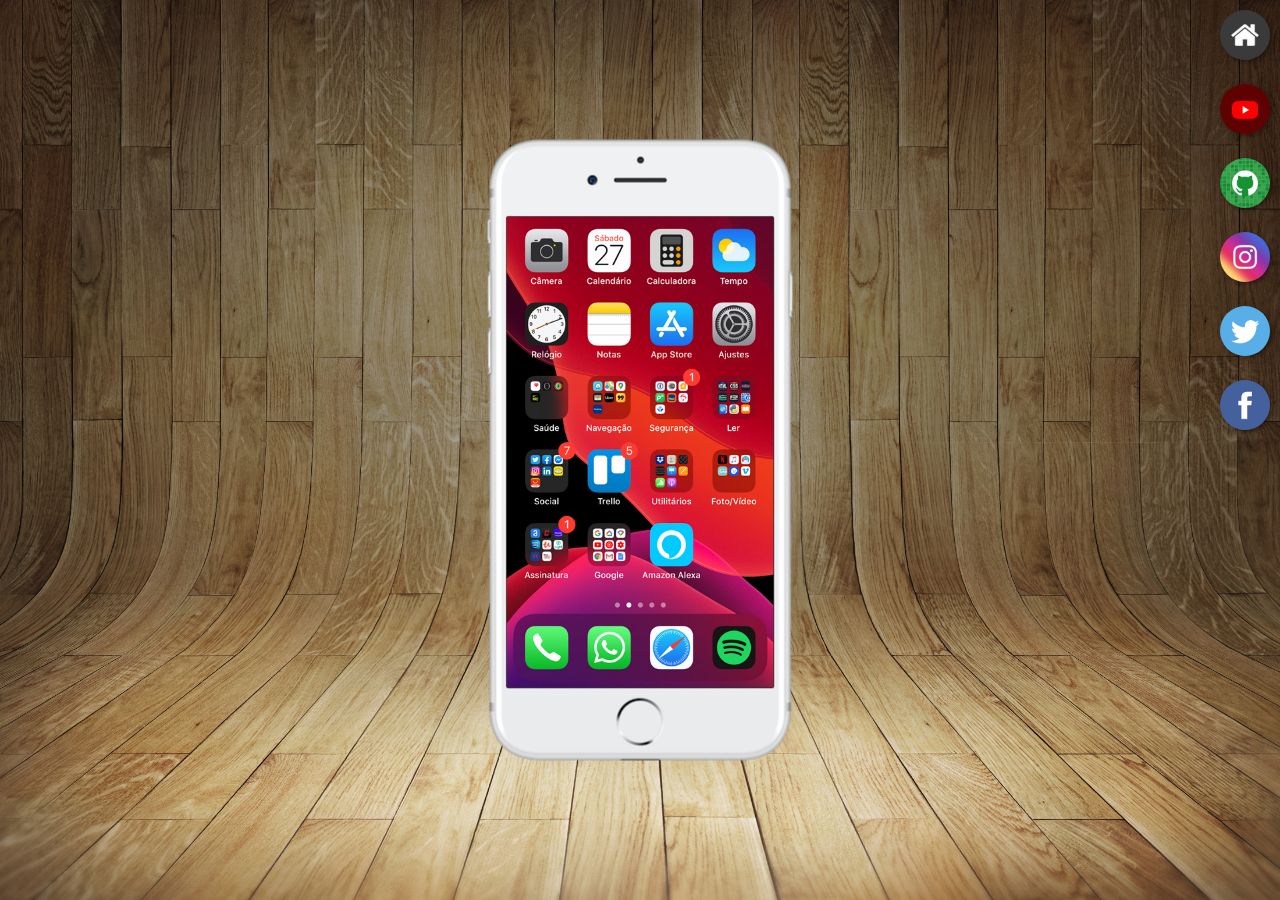
<file: index.html>
<!DOCTYPE html>
<html lang="pt-br">
<head>
    <meta charset="UTF-8">
    <meta name="viewport" content="width=device-width, initial-scale=1.0">
    <link rel="shortcut icon" href="favicon.ico" type="image/x-icon">
    <link rel="stylesheet" href="estilos/style.css">
    <title>Projeto Redes Sociais</title>
</head>
<body>
    <main>
        <section id="telefone">
            <iframe src="home.html" name="tela" id="tela" frameborder="0">

                Seu navegador não é compatível com isso.

            </iframe>
        </section>
        <section id="redes-sociais">
            <a href="home.html" target="tela"><img src="imagens/logo-home.jpg" alt="Home"></a><br>
            <a href="youtube.html" target="tela"><img src="imagens/logo-youtube.jpg" alt="Youtube"></a><br>
            <a href="github.html" target="tela"><img src="imagens/logo-github.jpg" alt="GitHub"></a><br>
            <a href="instagram.html" target="tela"><img src="imagens/logo-instagram.jpg" alt="Instagram"></a><br>
            <a href="twitter.html" target="tela"><img src="imagens/logo-twitter.jpg" alt="Twitter"></a><br>
            <a href="facebook.html" target="tela"><img src="imagens/logo-facebook.jpg" alt="Facebook"></a><br>
        </section>
    </main>
</body>
</html>
</file>
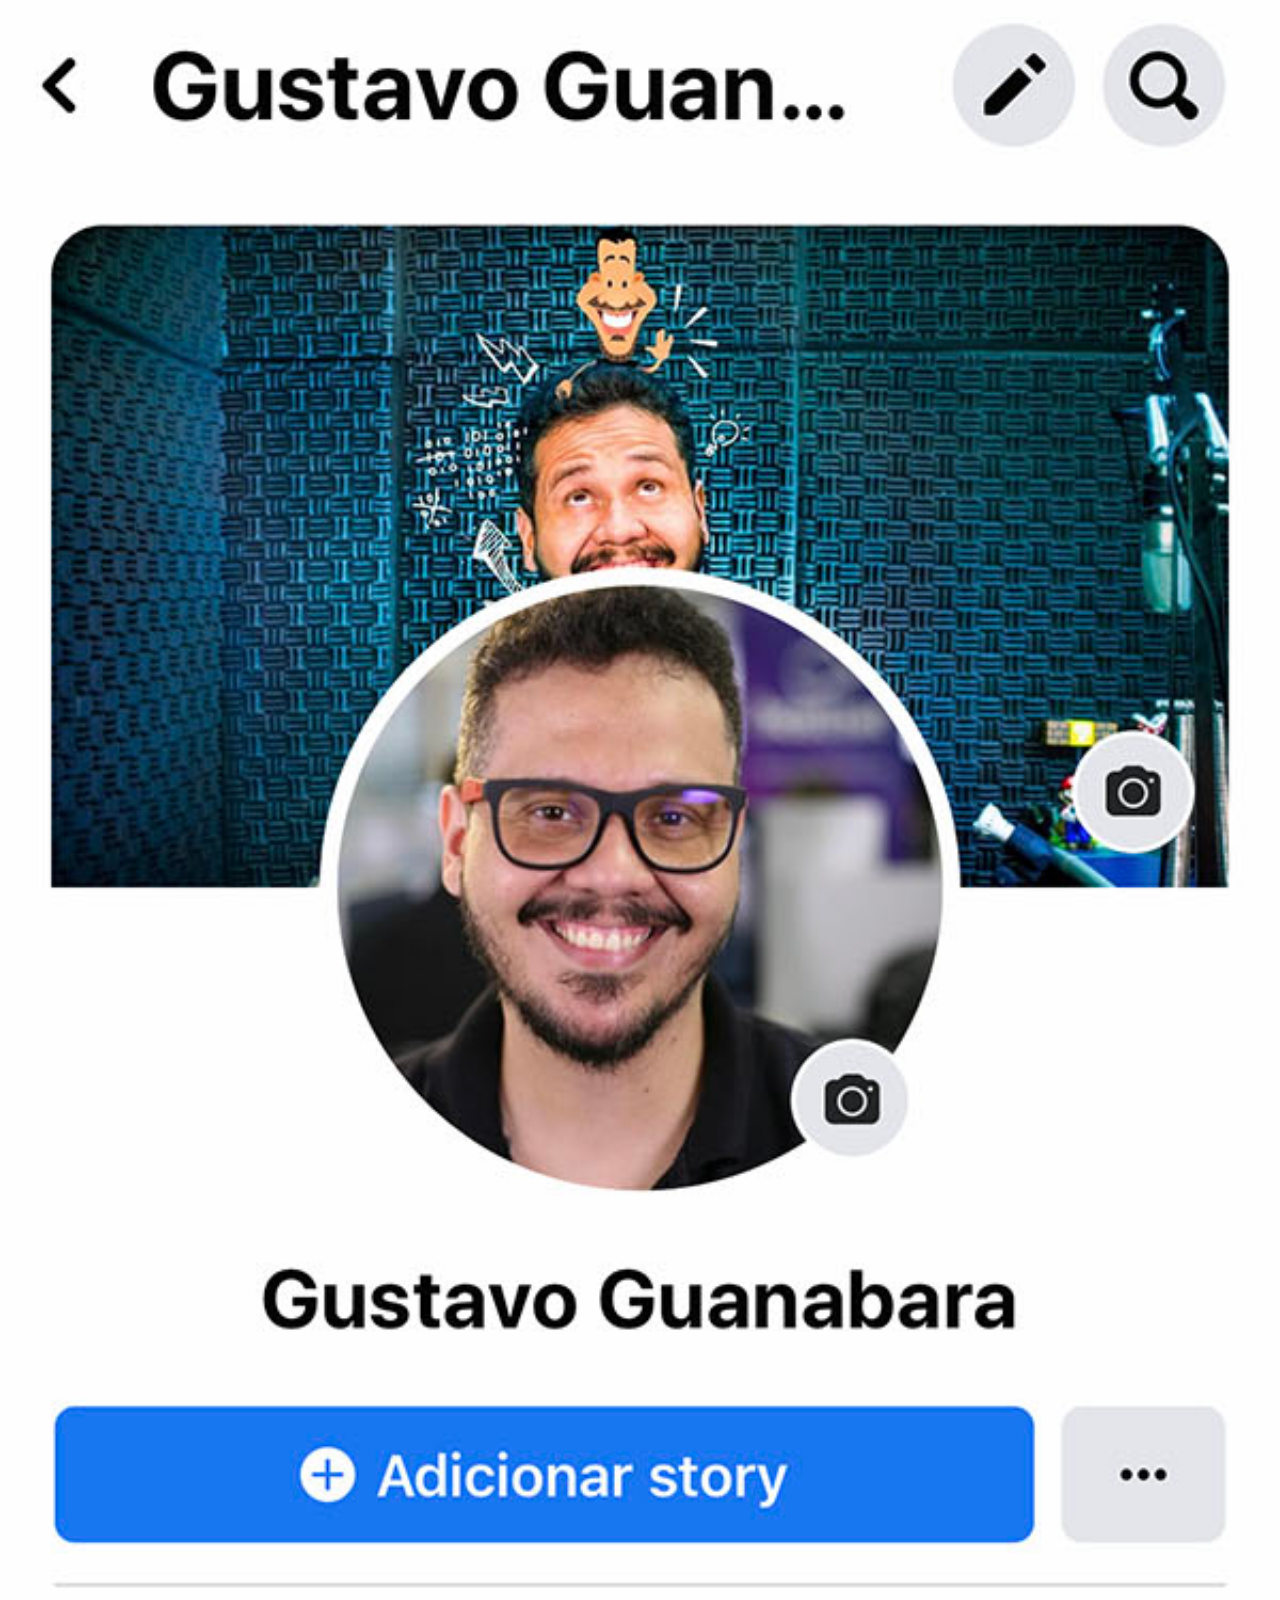
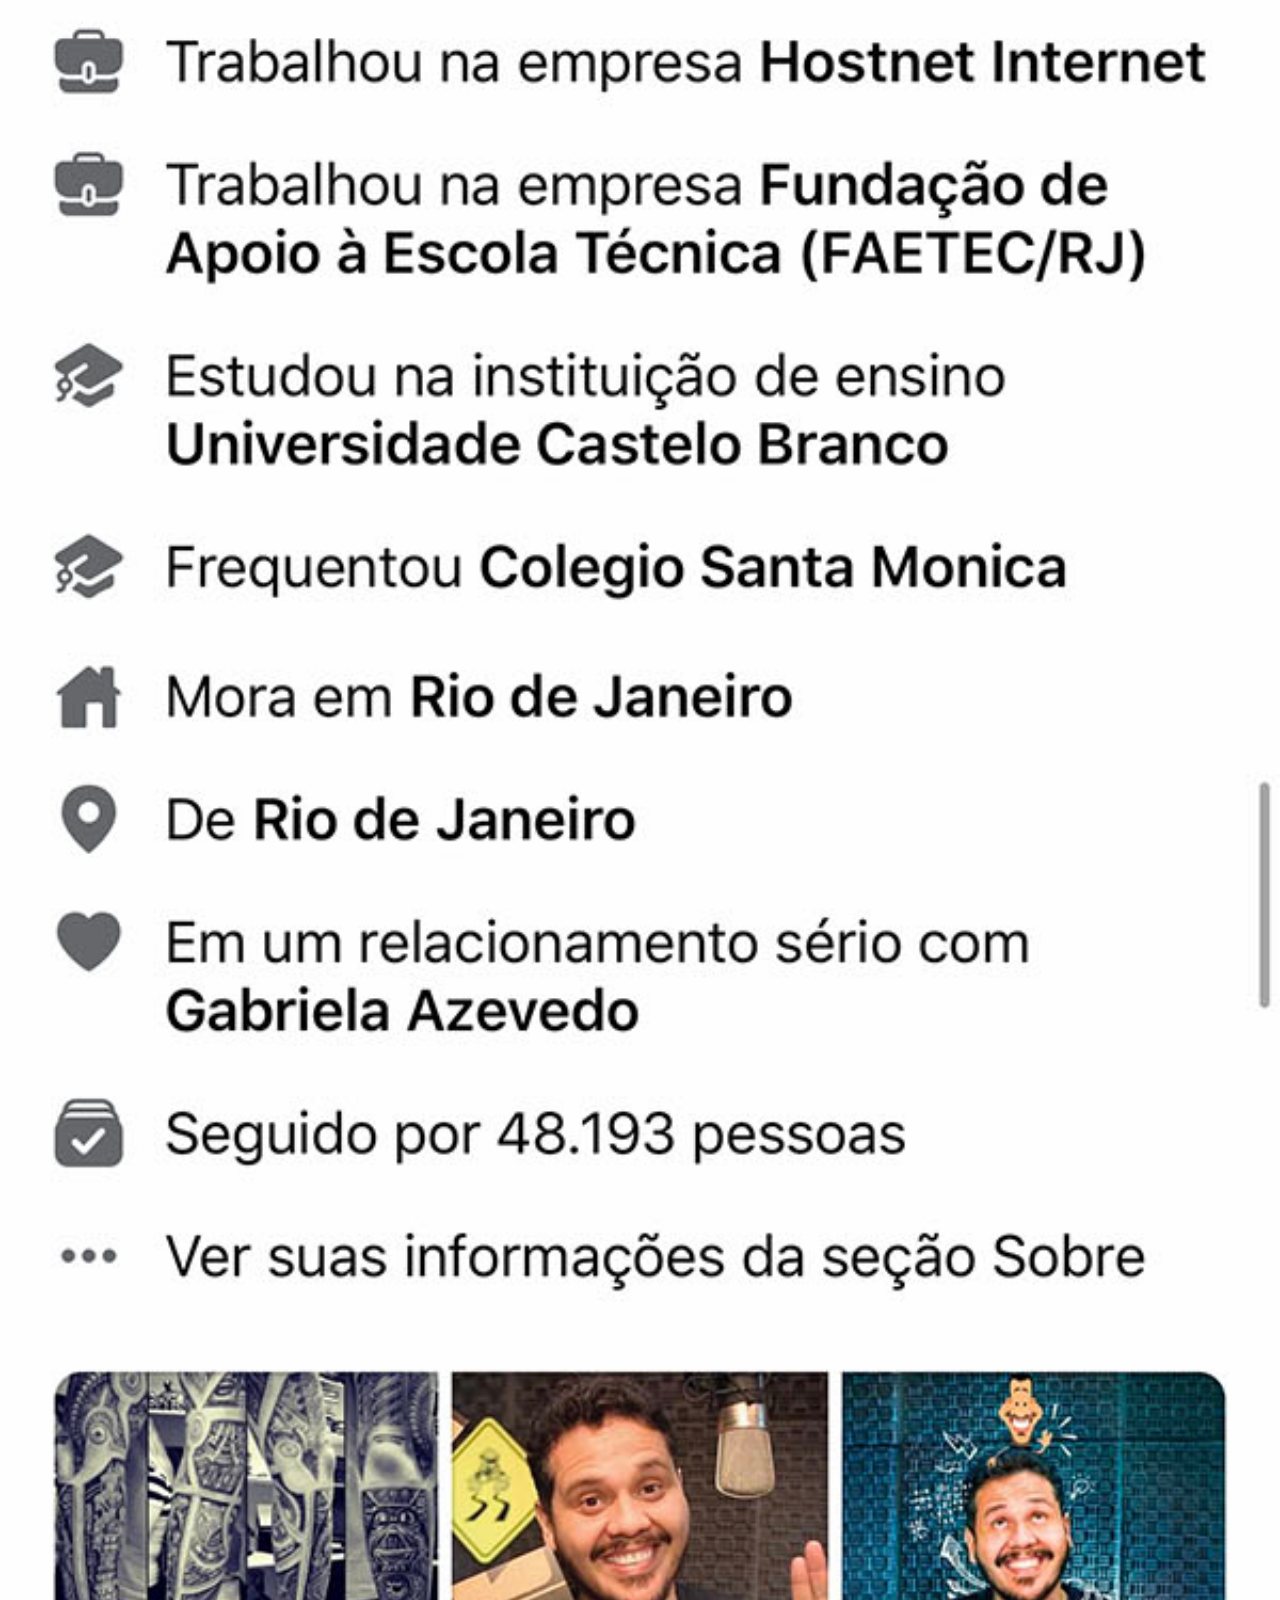
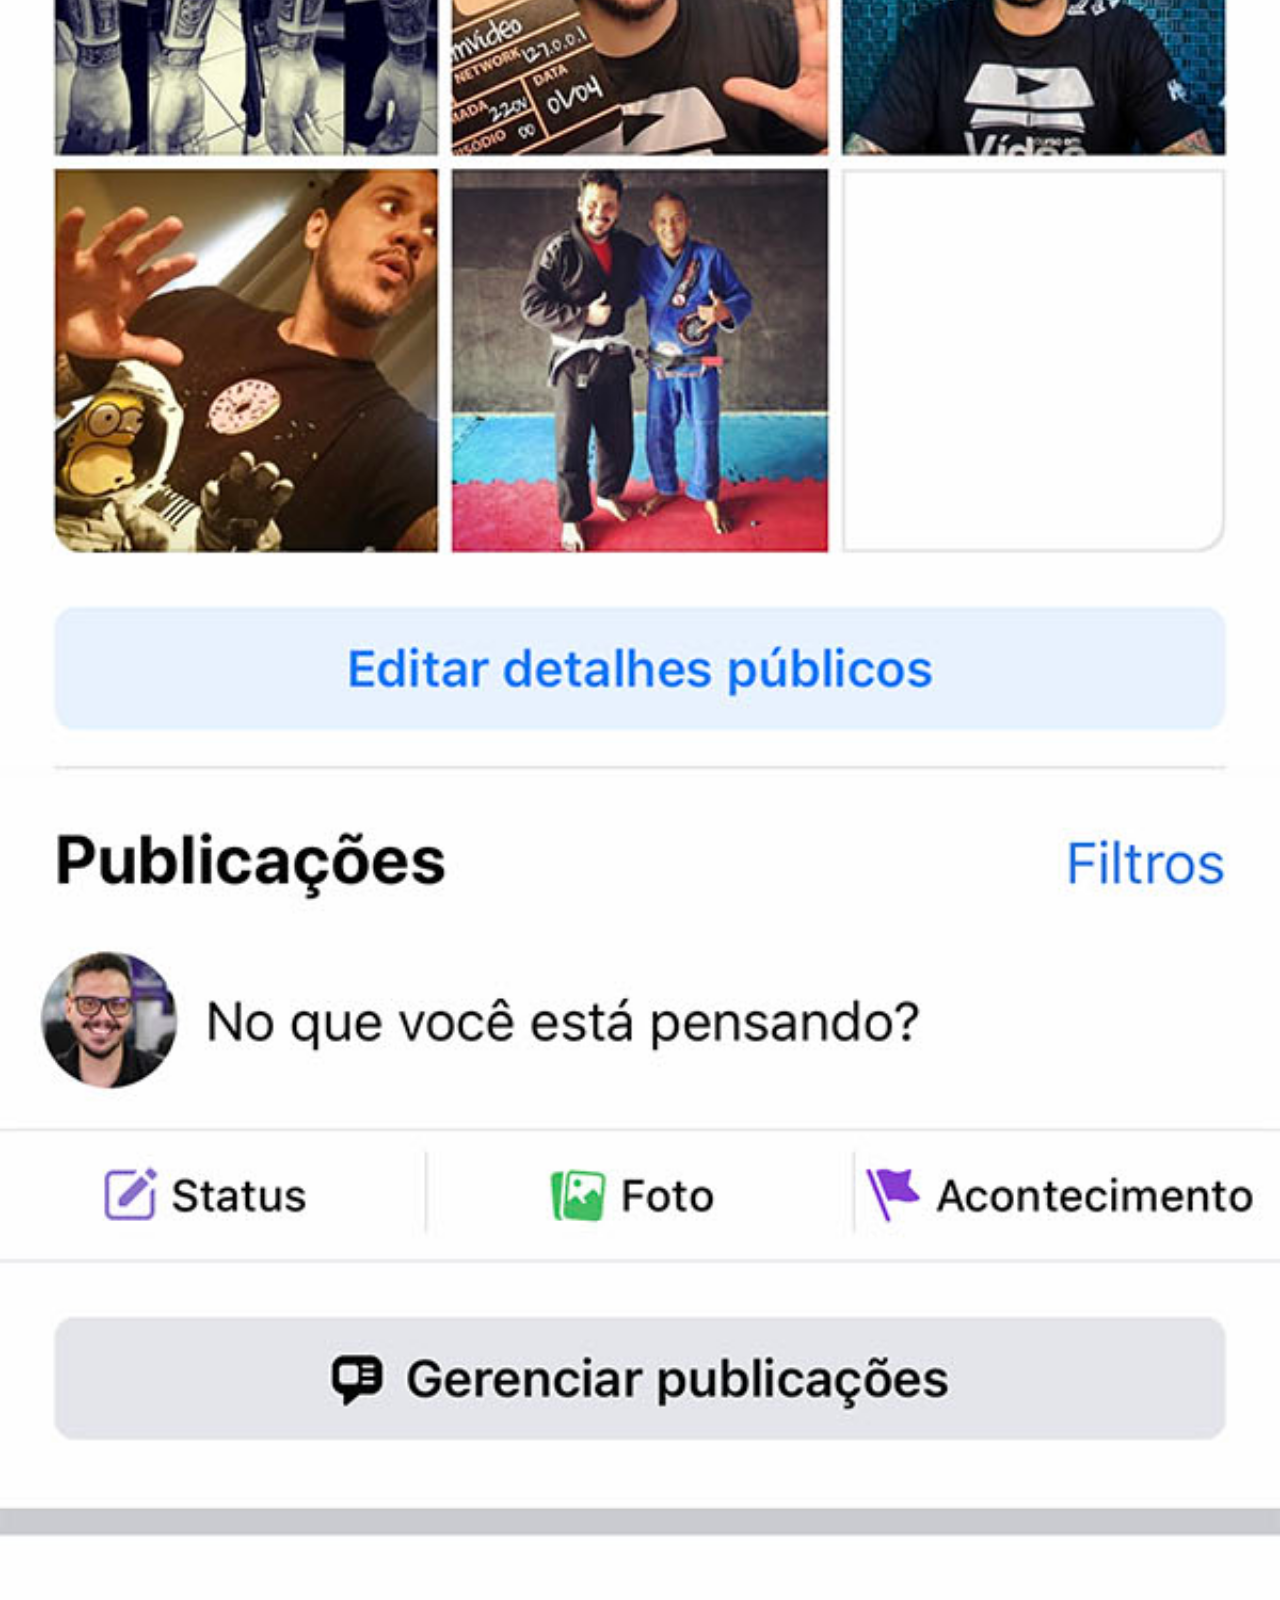
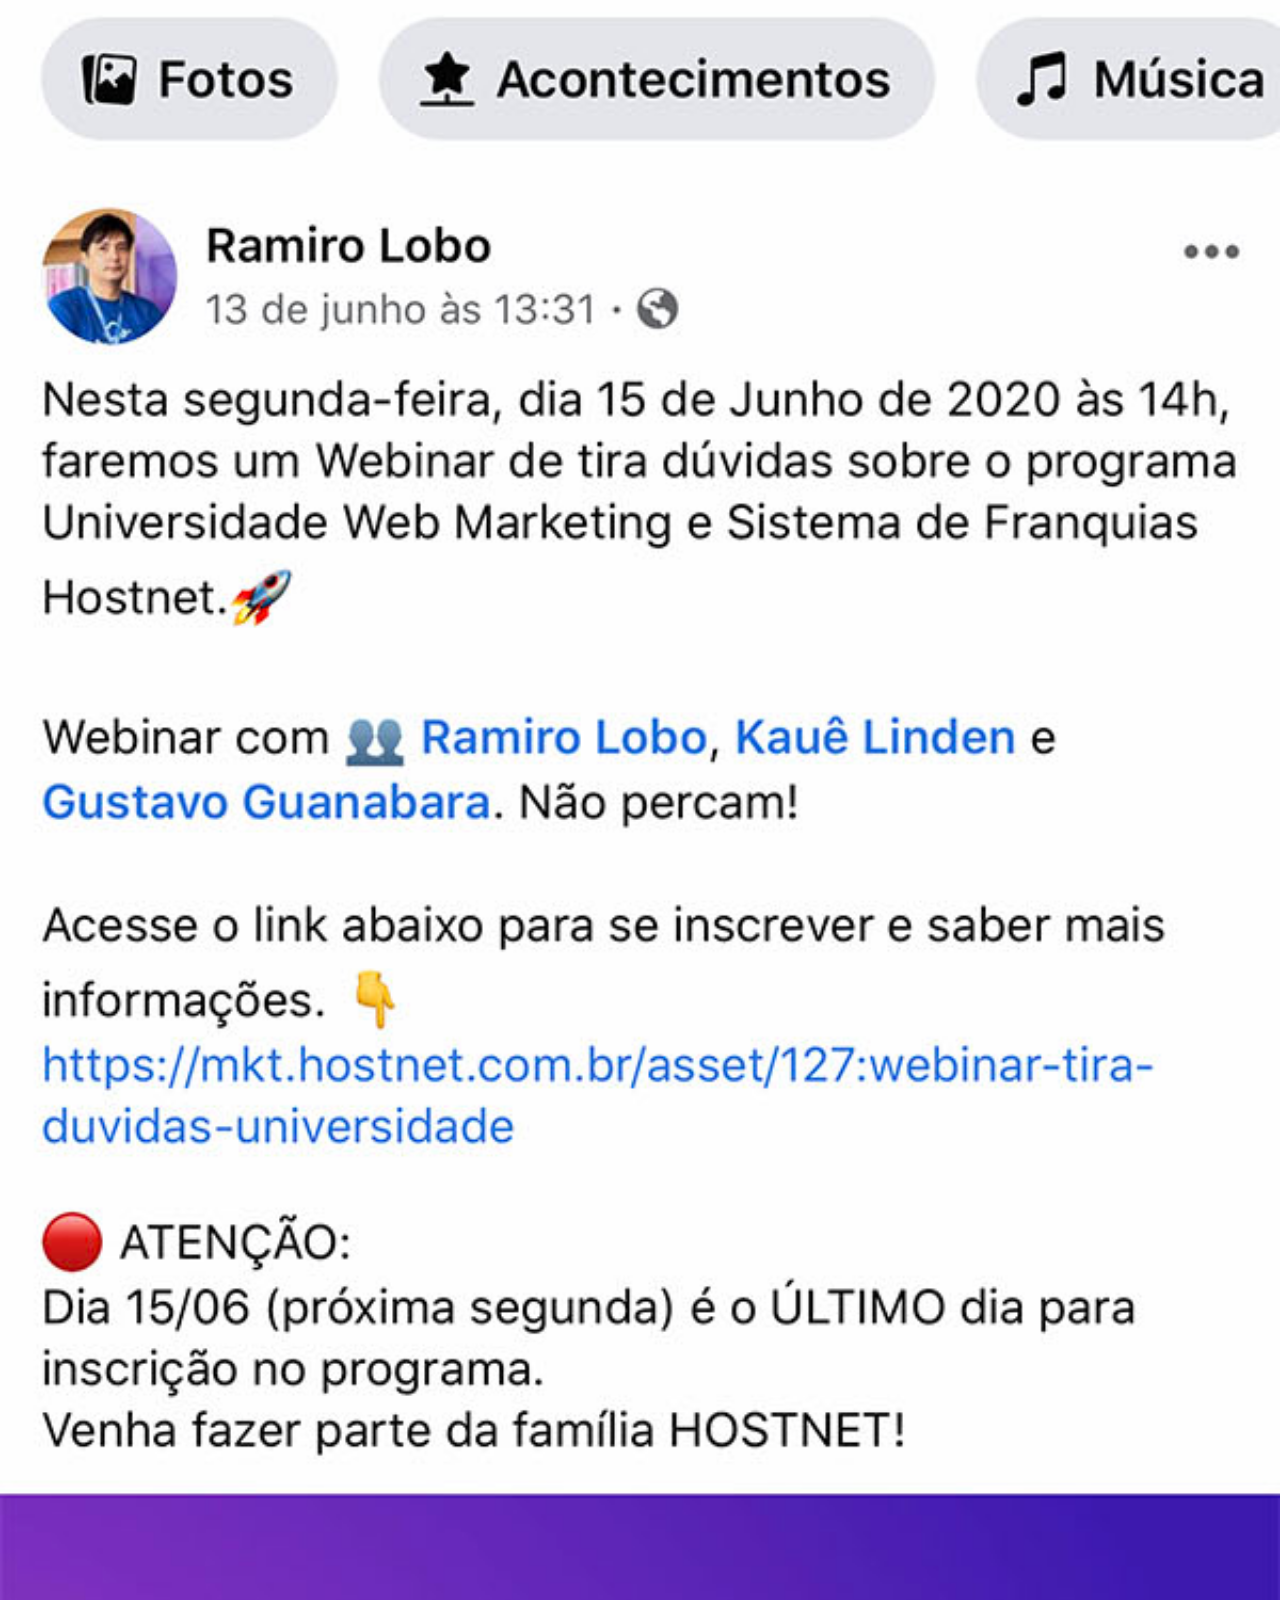
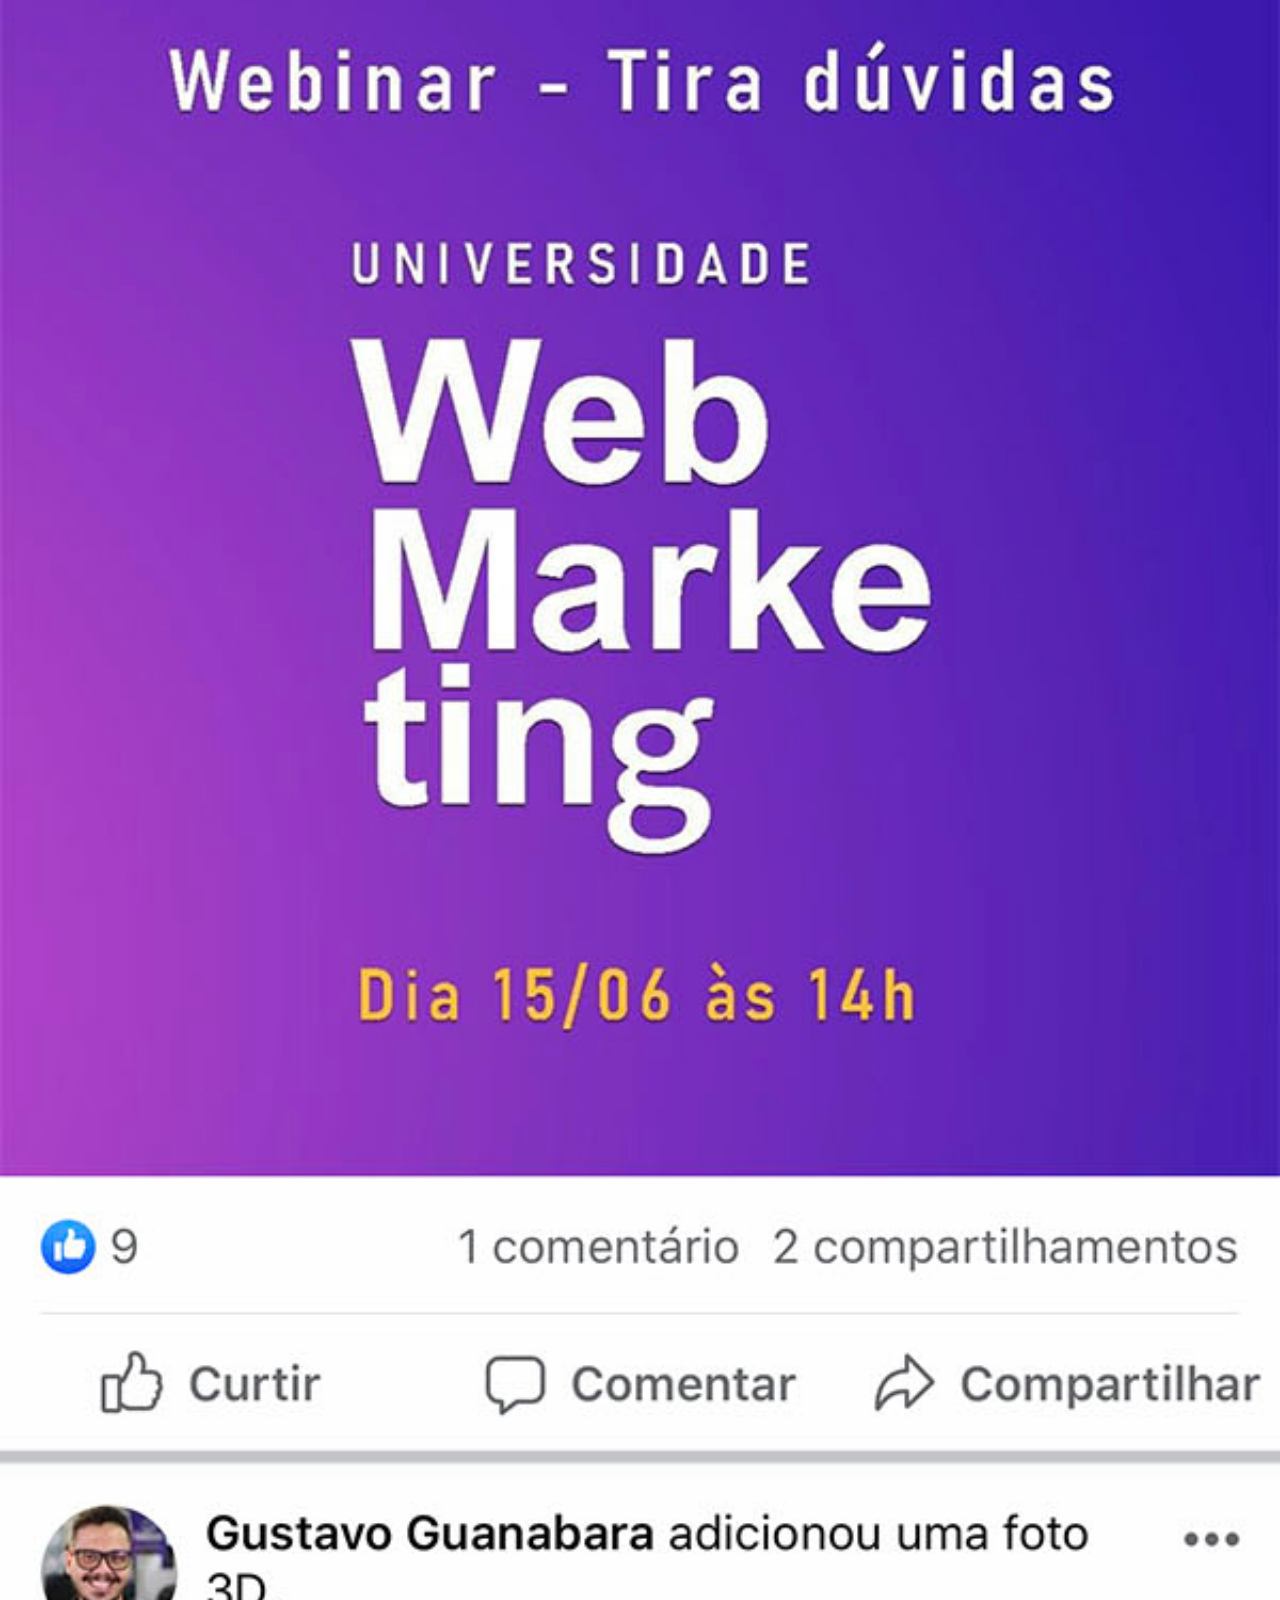
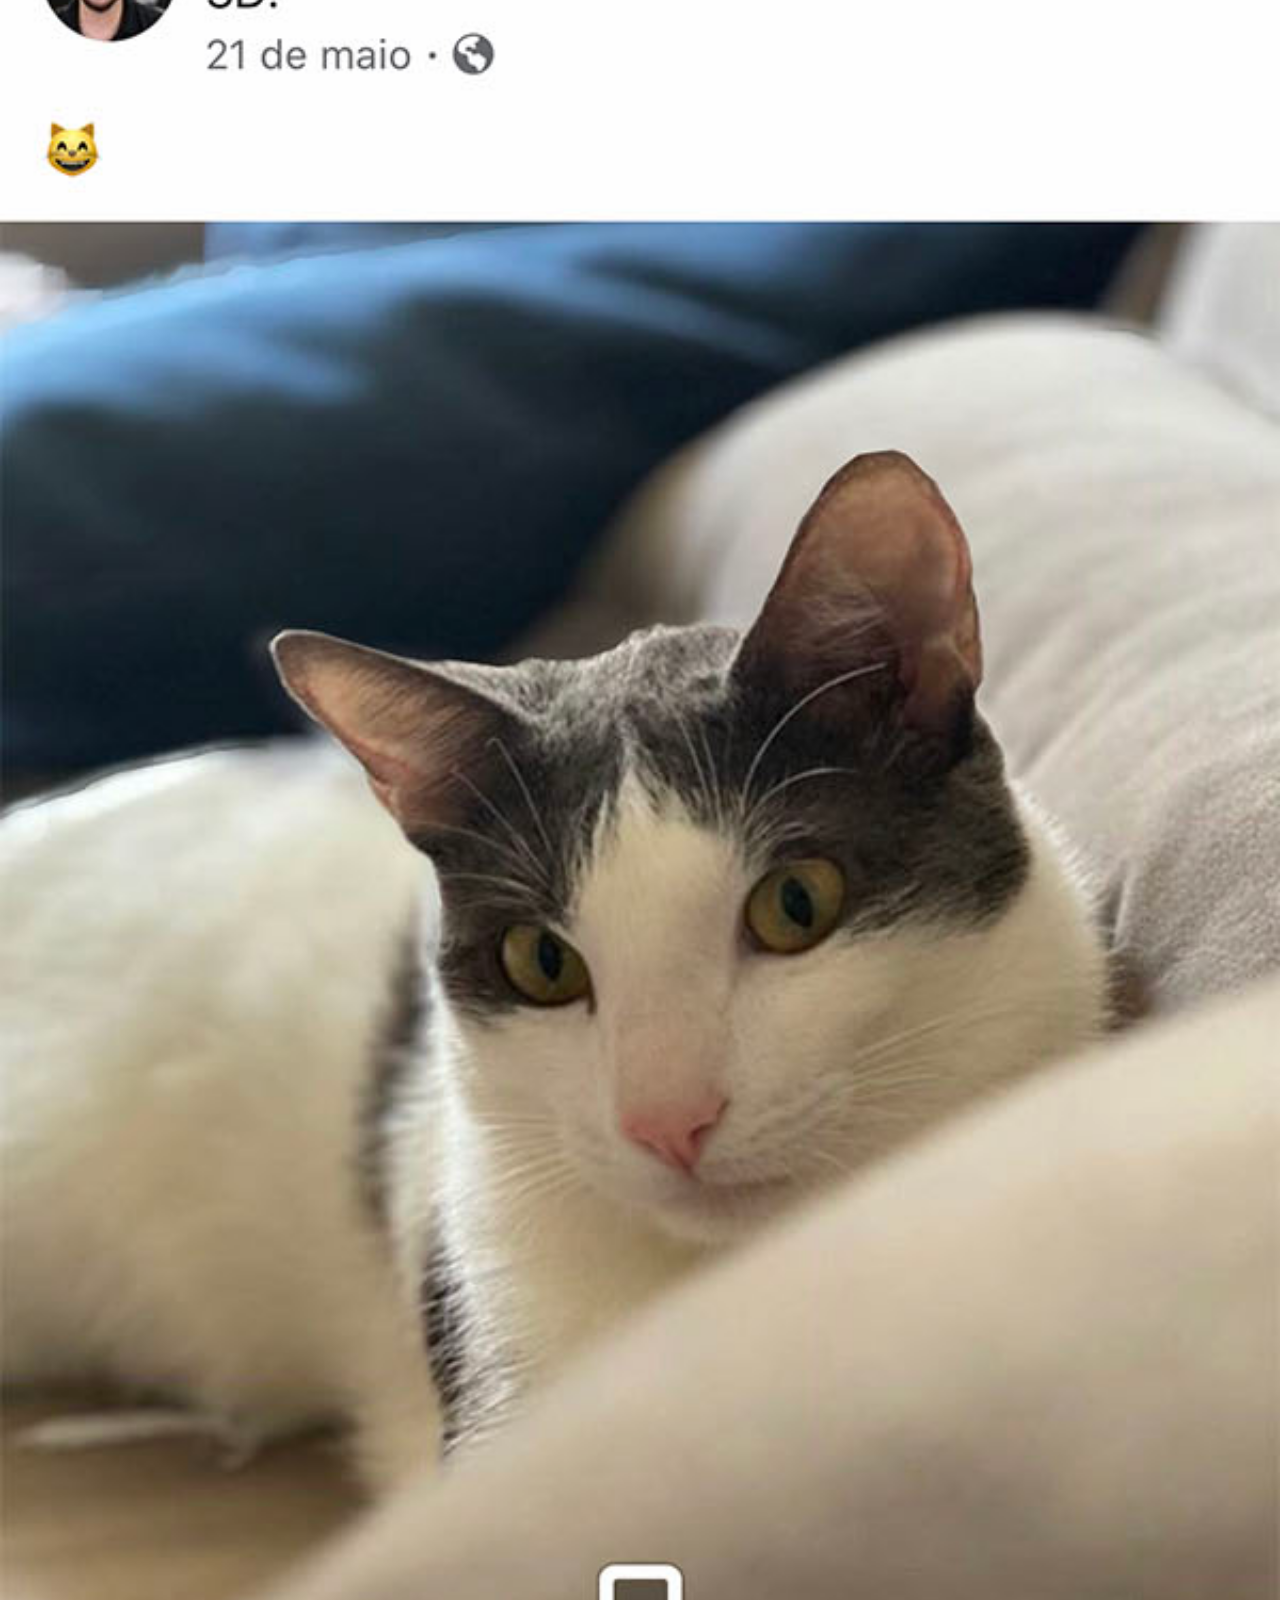
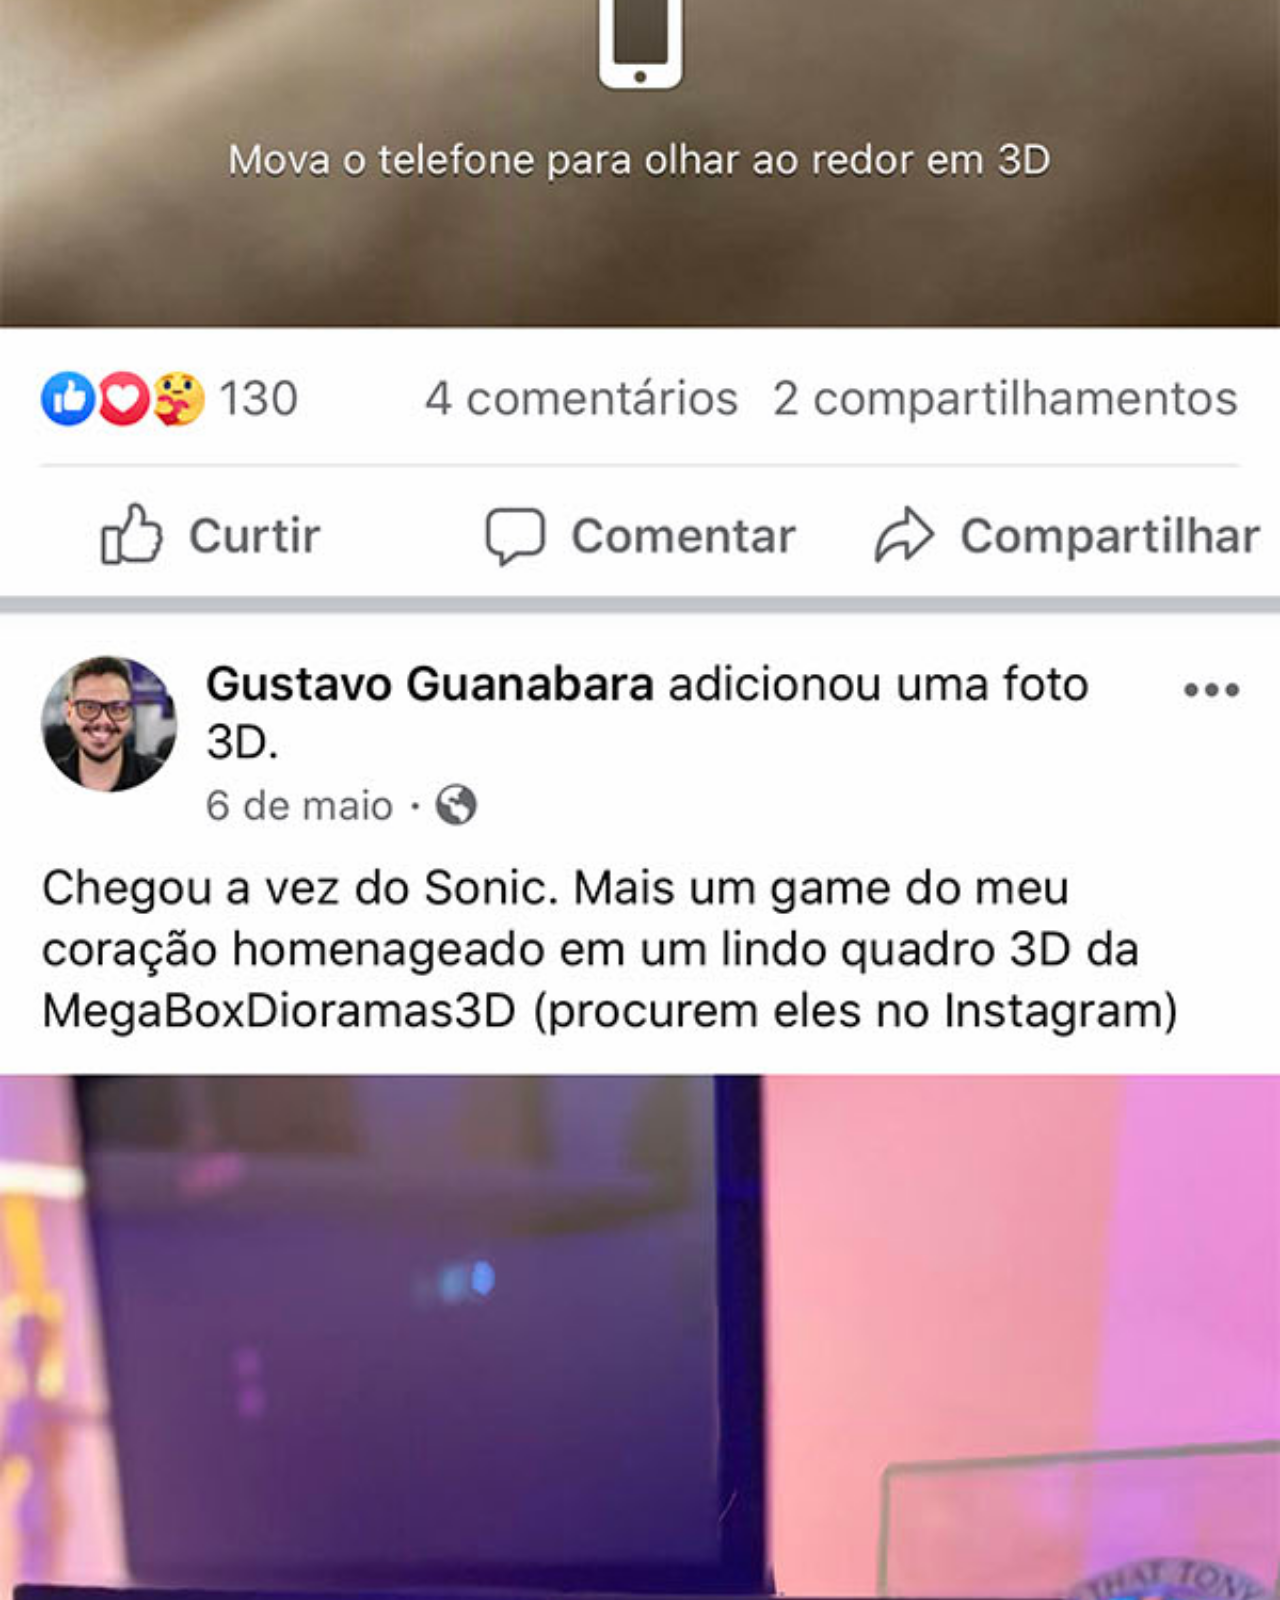
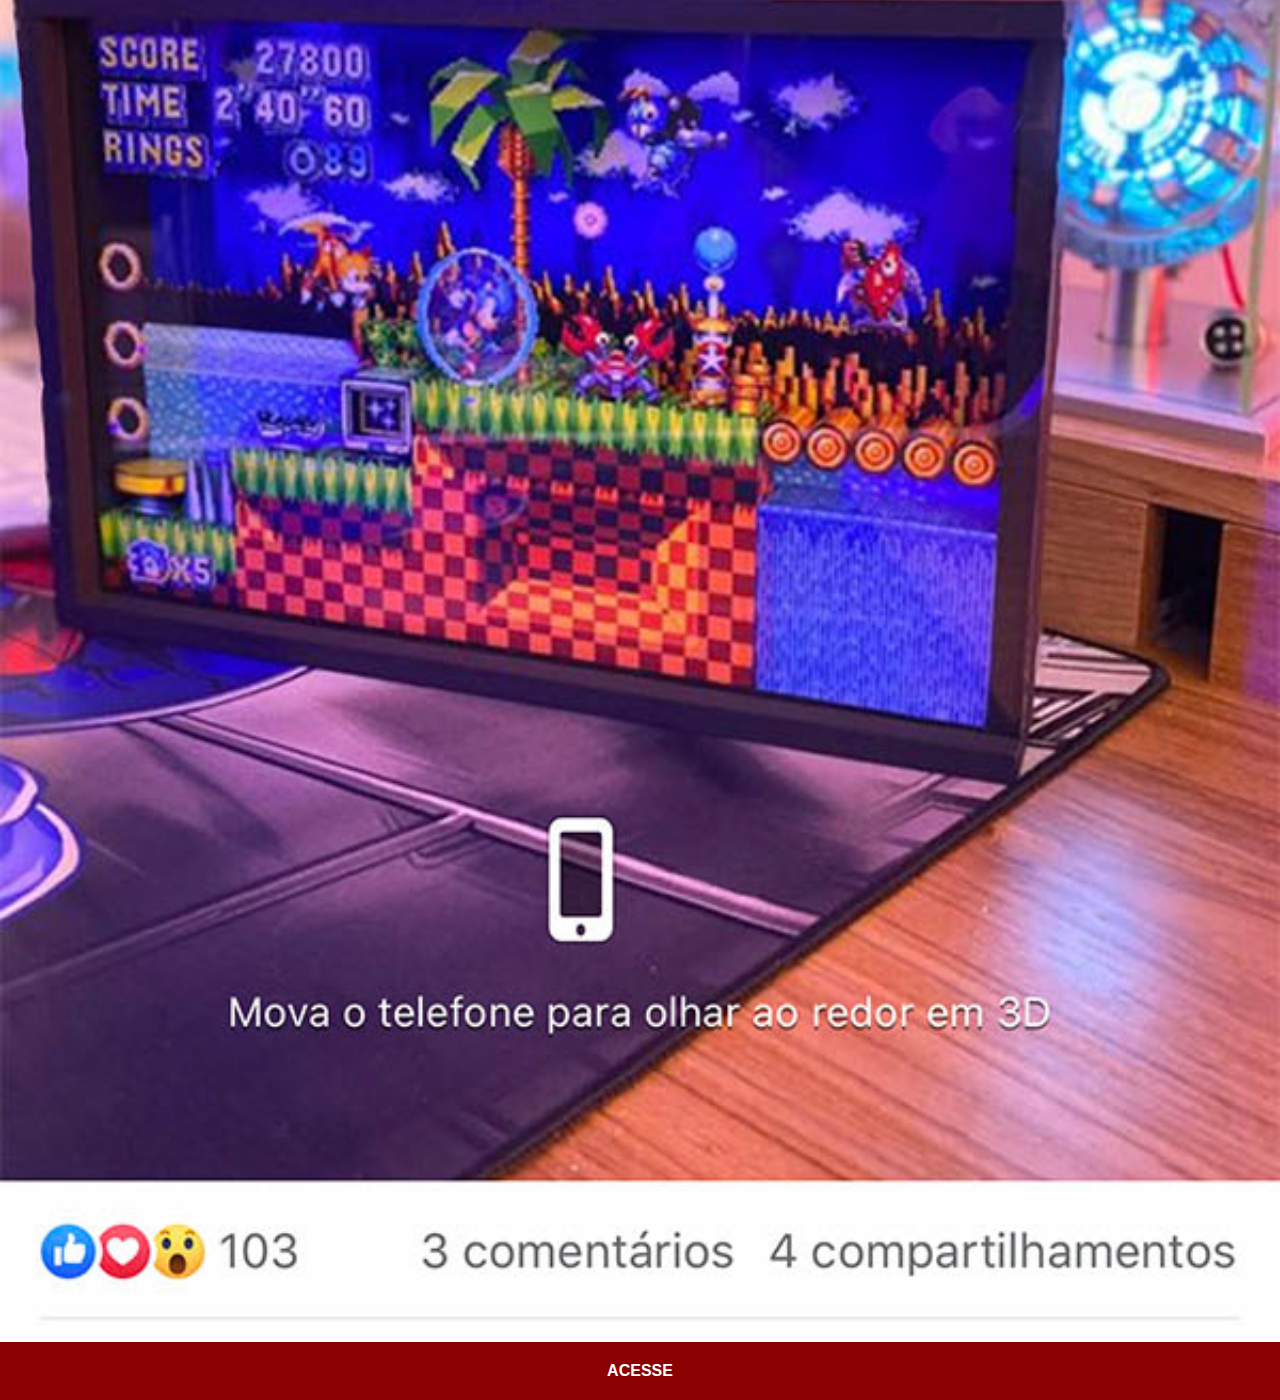
<file: facebook.html>
<!DOCTYPE html>
<html lang="pt-br">
<head>
    <meta charset="UTF-8">
    <meta name="viewport" content="width=device-width, initial-scale=1.0">
    <title>Facebook</title>
    <link rel="stylesheet" href="estilos/social.css">
</head>
<body>
    <img src="imagens/tela-facebook.jpg" alt="Facebook">
    <a href="https://www.facebook.com/gustavoguanabara" target="_blank">ACESSE</a>
</body>
</html>
</file>
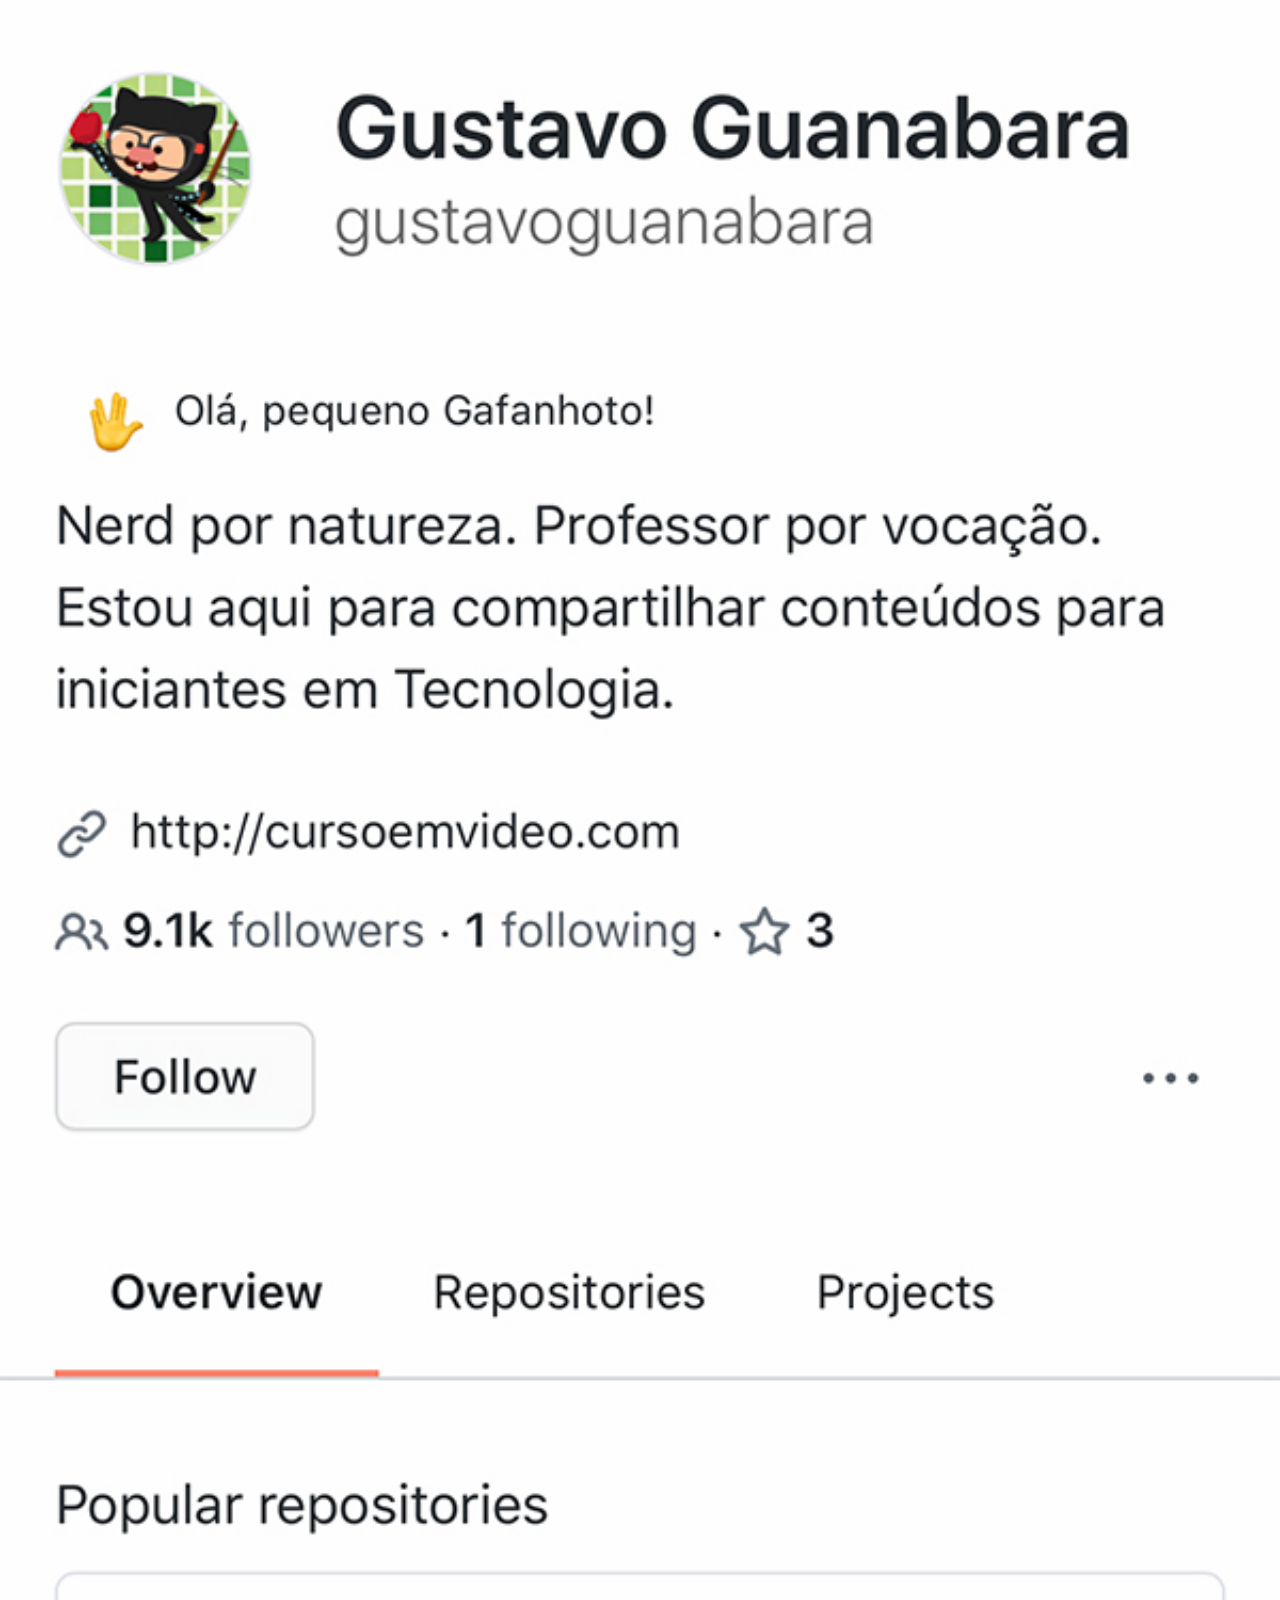
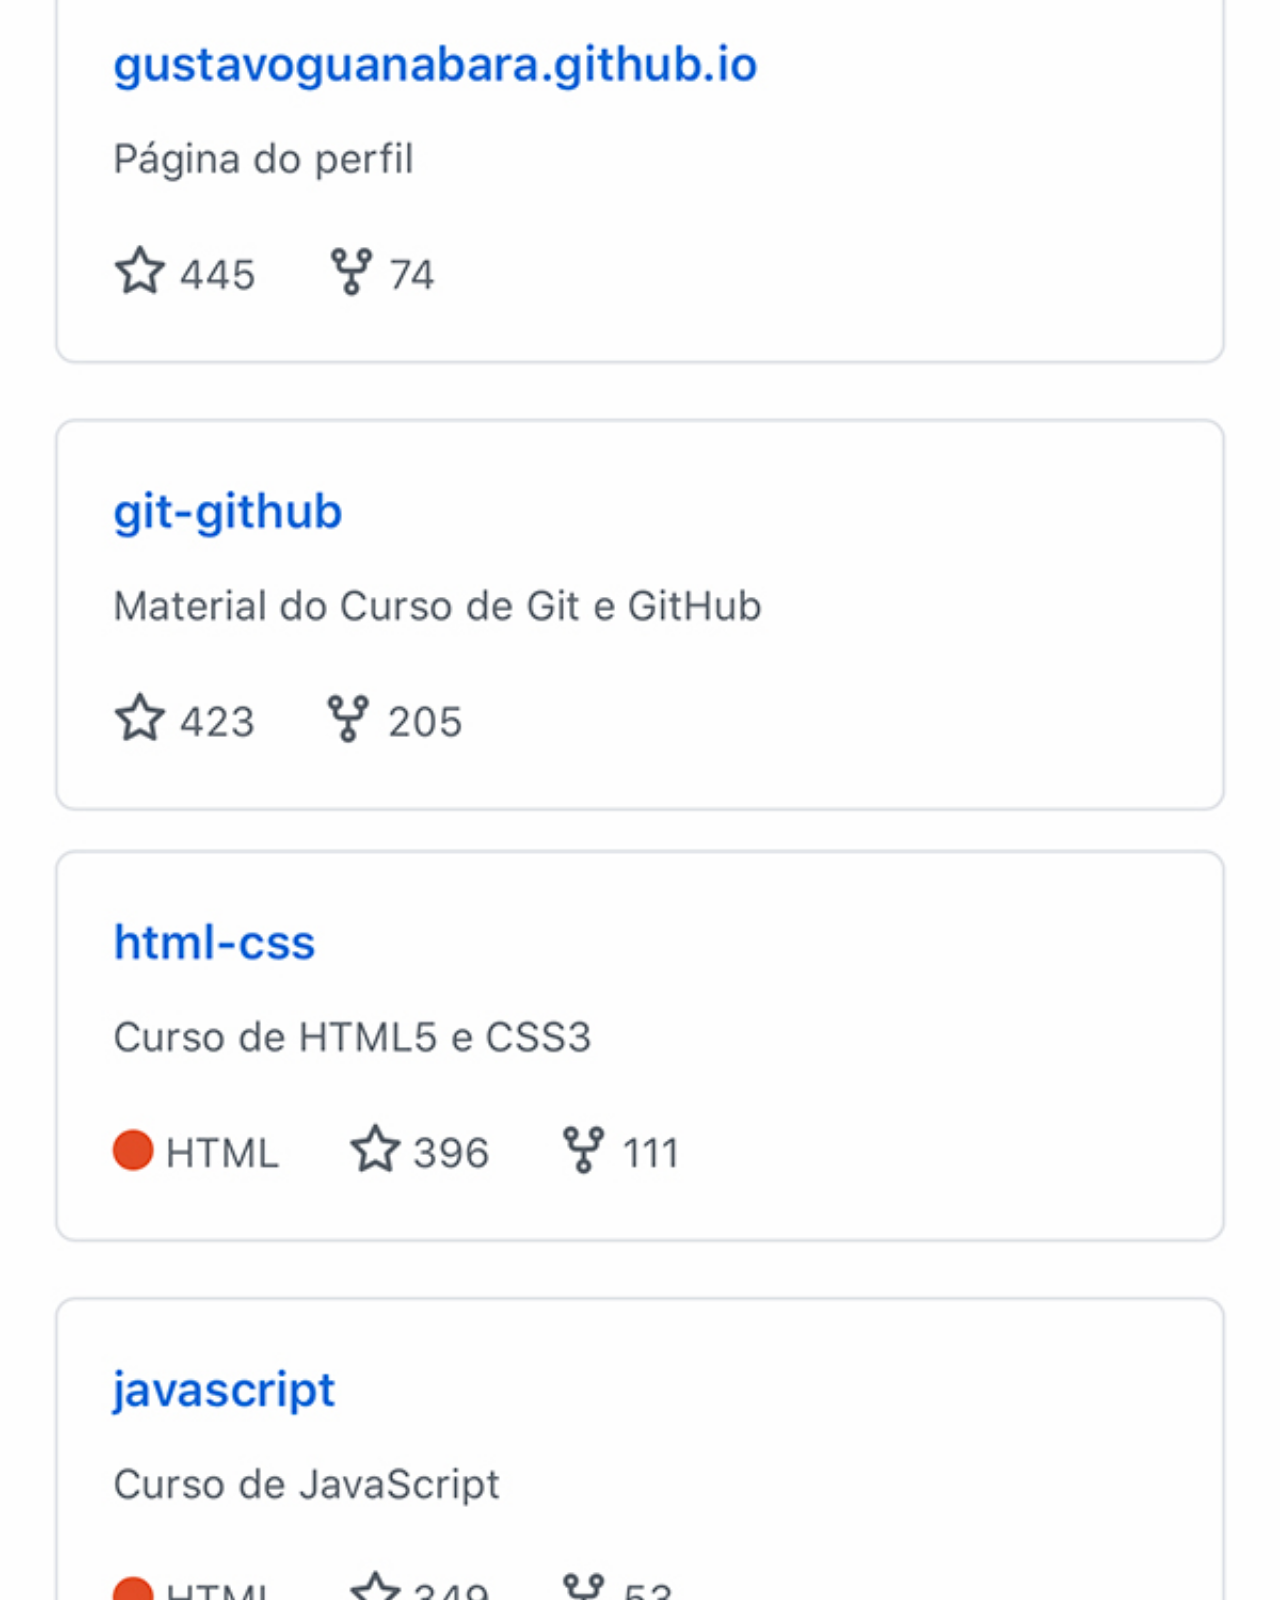
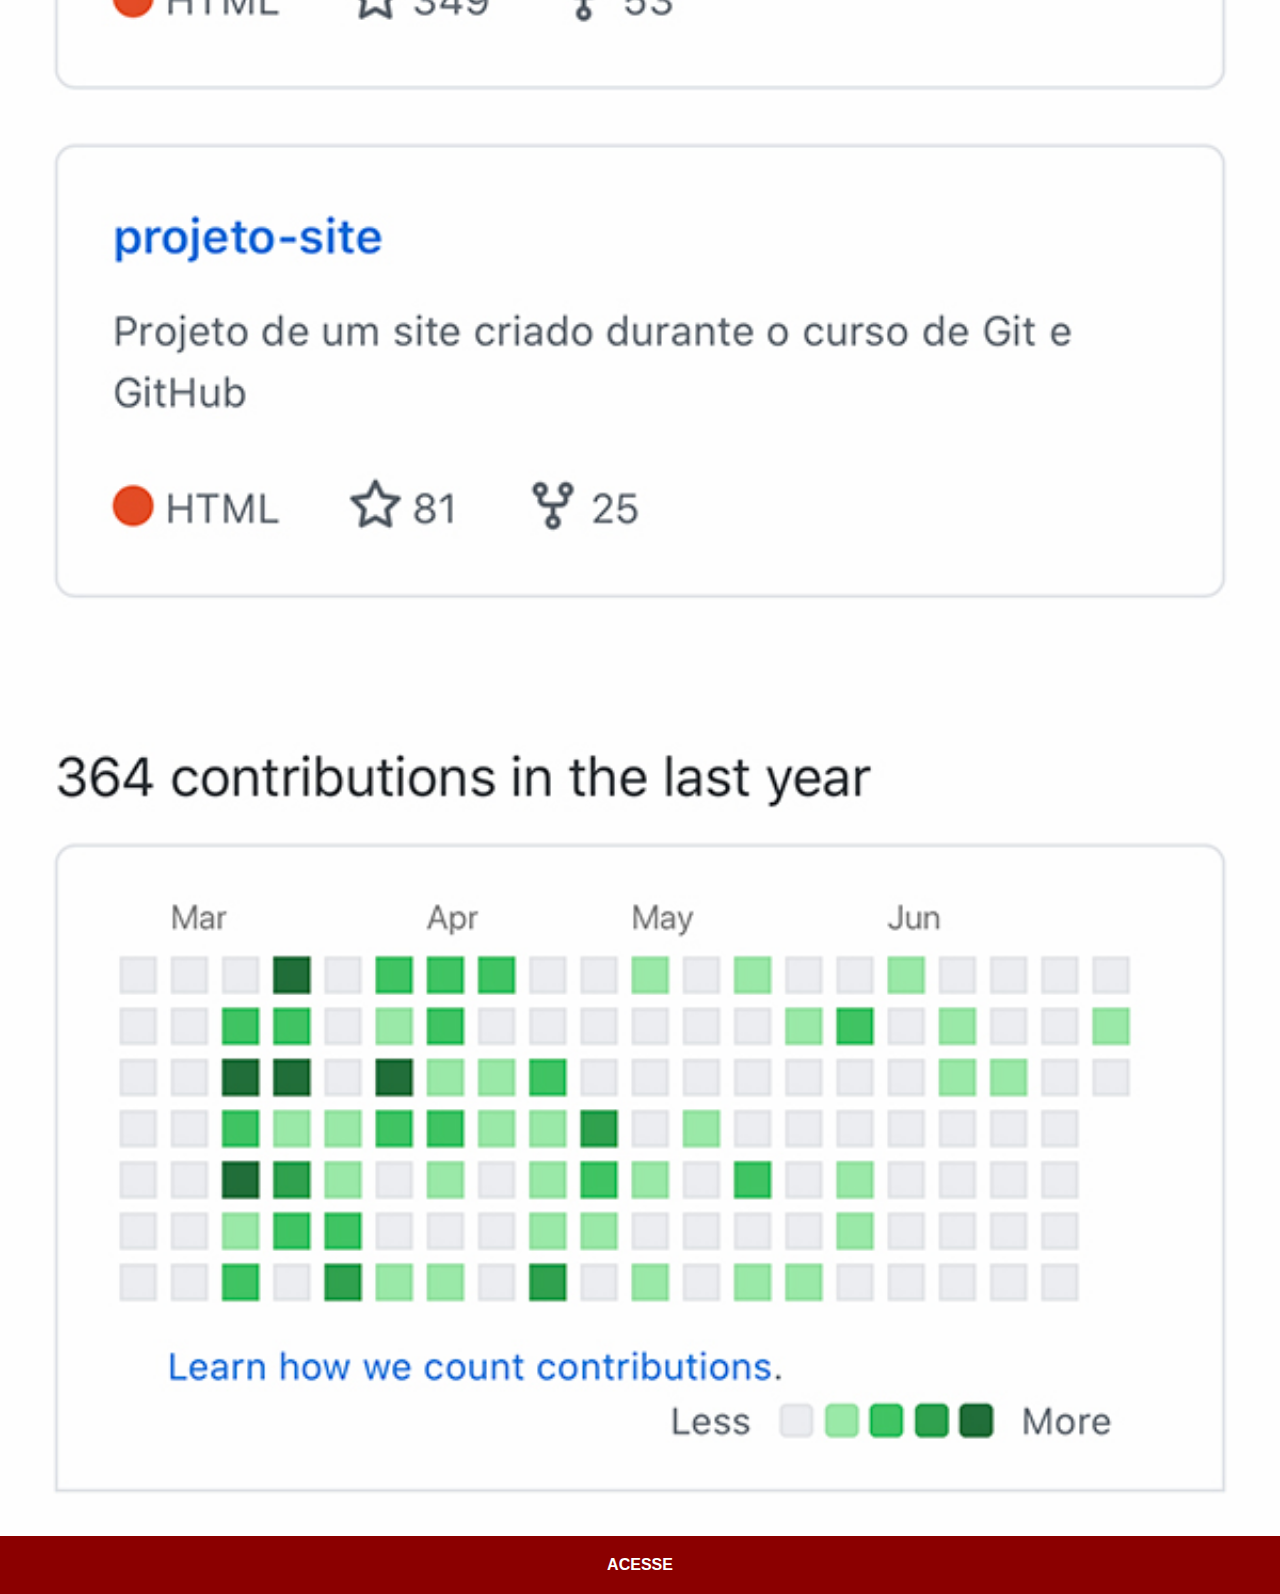
<file: github.html>
<!DOCTYPE html>
<html lang="pt-br">
<head>
    <meta charset="UTF-8">
    <meta name="viewport" content="width=device-width, initial-scale=1.0">
    <title>GitHub</title>
    <link rel="stylesheet" href="estilos/social.css">
</head>
<body>
    <img src="imagens/tela-github.jpg" alt="GitHub">
    <a href="https://github.com/gustavoguanabara" target="_blank">ACESSE</a>
</body>
</html>
</file>
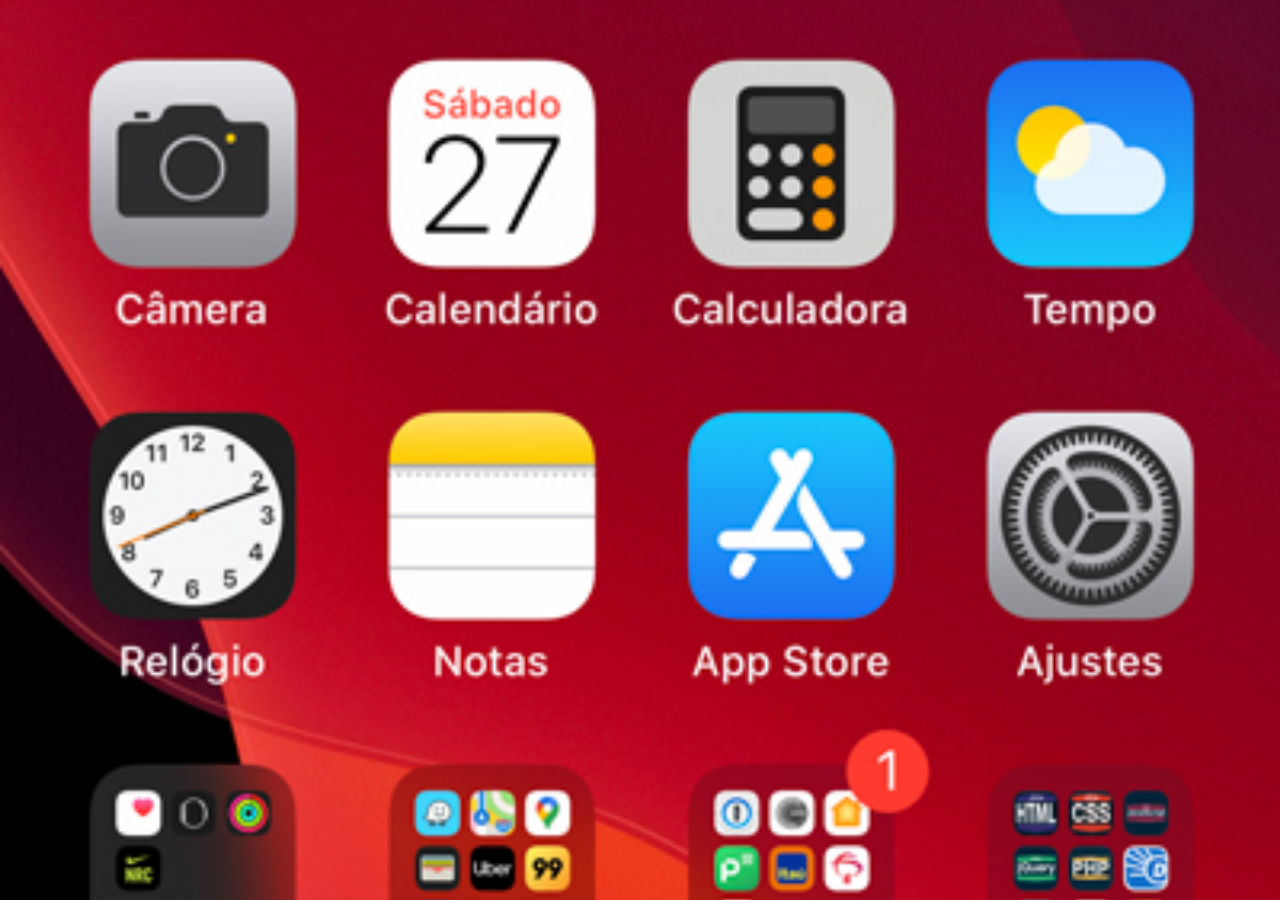
<file: home.html>
<!DOCTYPE html>
<html lang="pt-br">
<head>
    <meta charset="UTF-8">
    <meta name="viewport" content="width=device-width, initial-scale=1.0">
    <title>Home</title>
</head>
<style>
    * {
        margin: 0px;
        padding: 0px;
    }

    body {
        width: 100vw;
        height: 100vh;
        background: black url('imagens/tela-home.jpg') no-repeat top center;
        background-size: cover;
    }
</style>
<body>
    
</body>
</html>
</file>
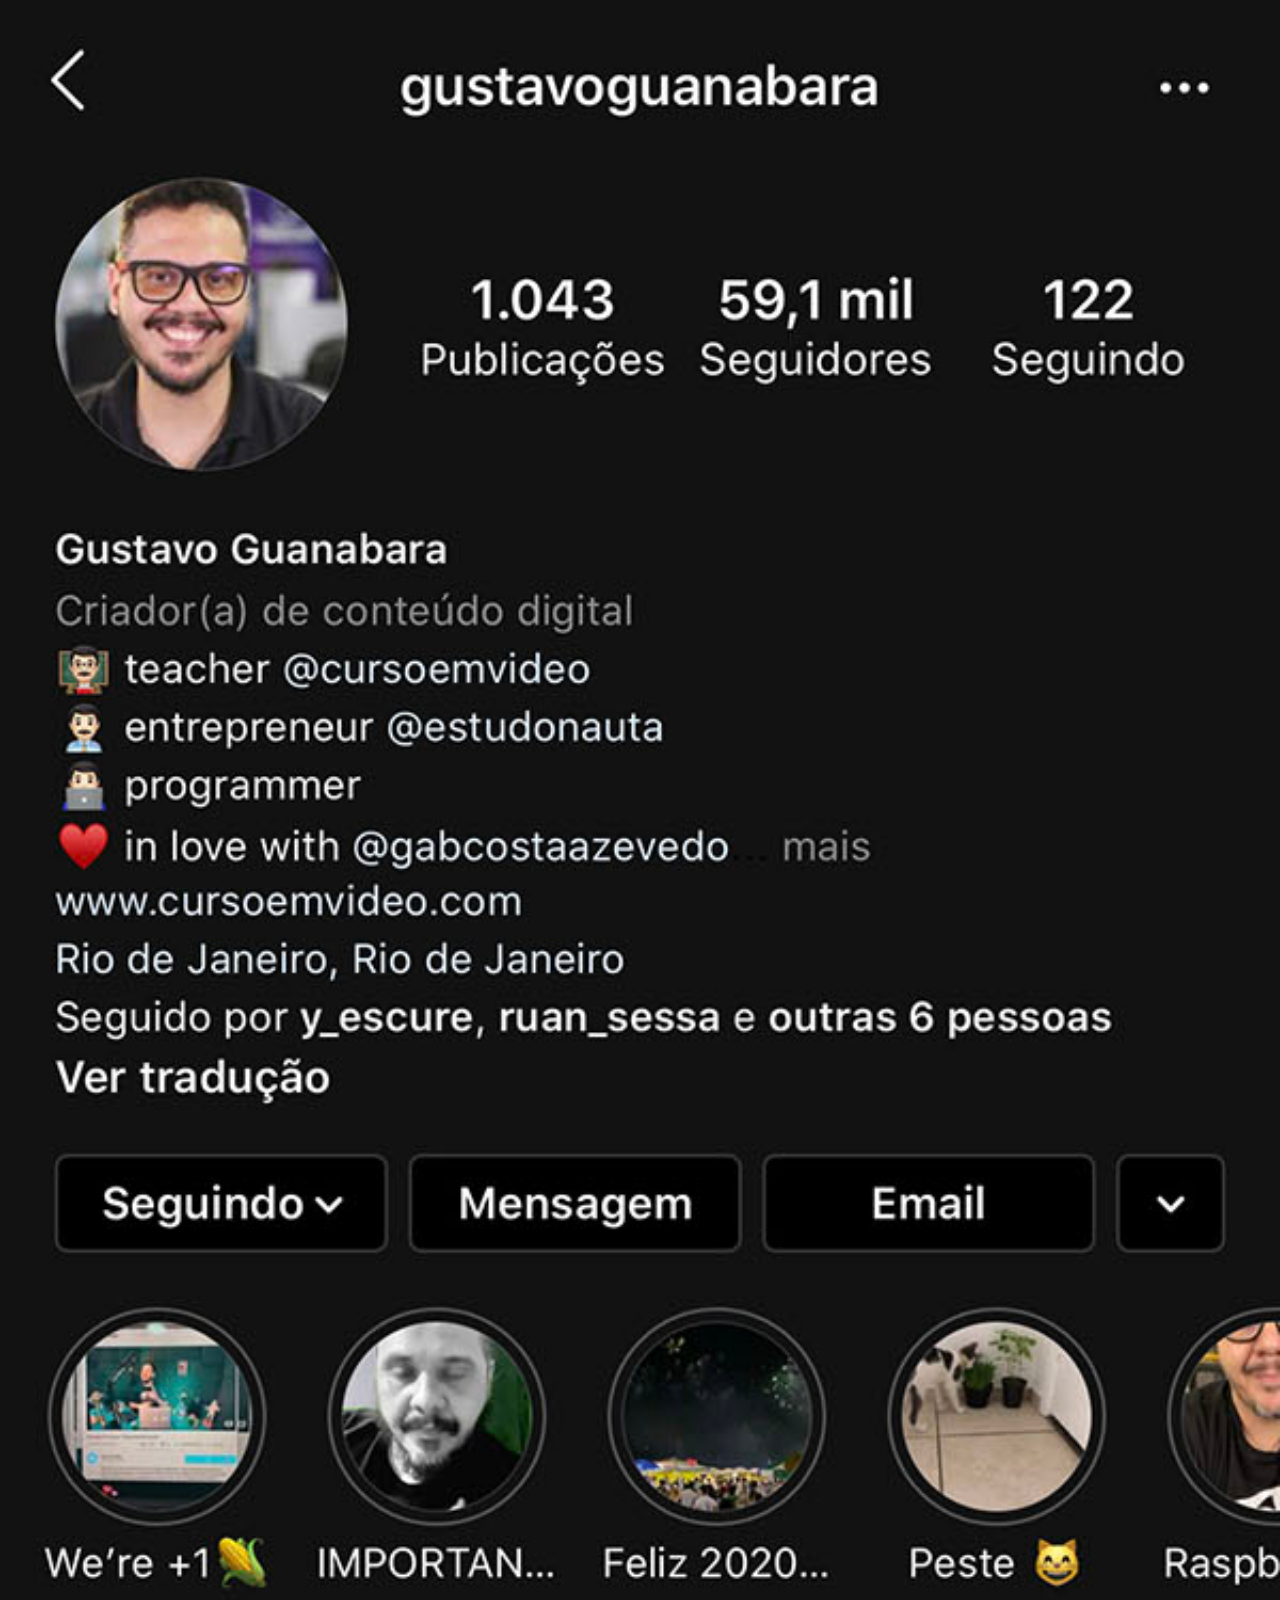
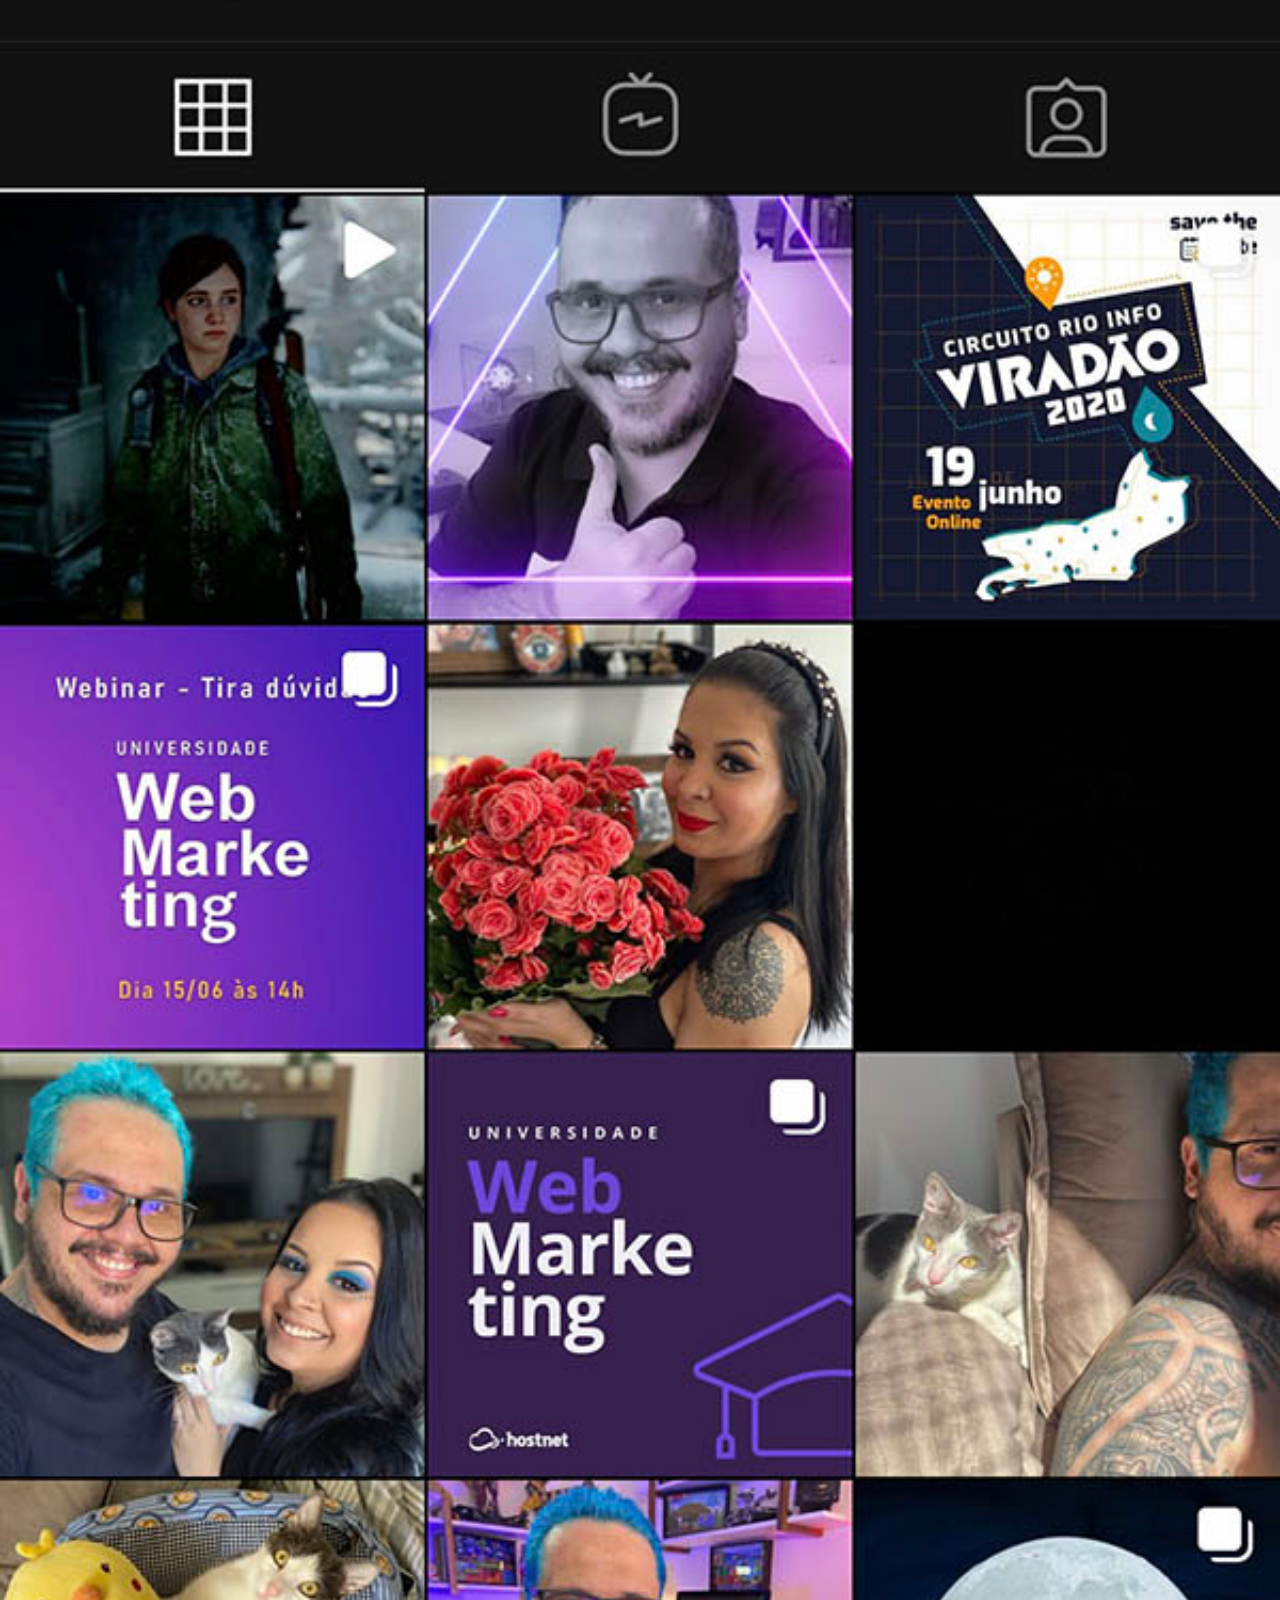
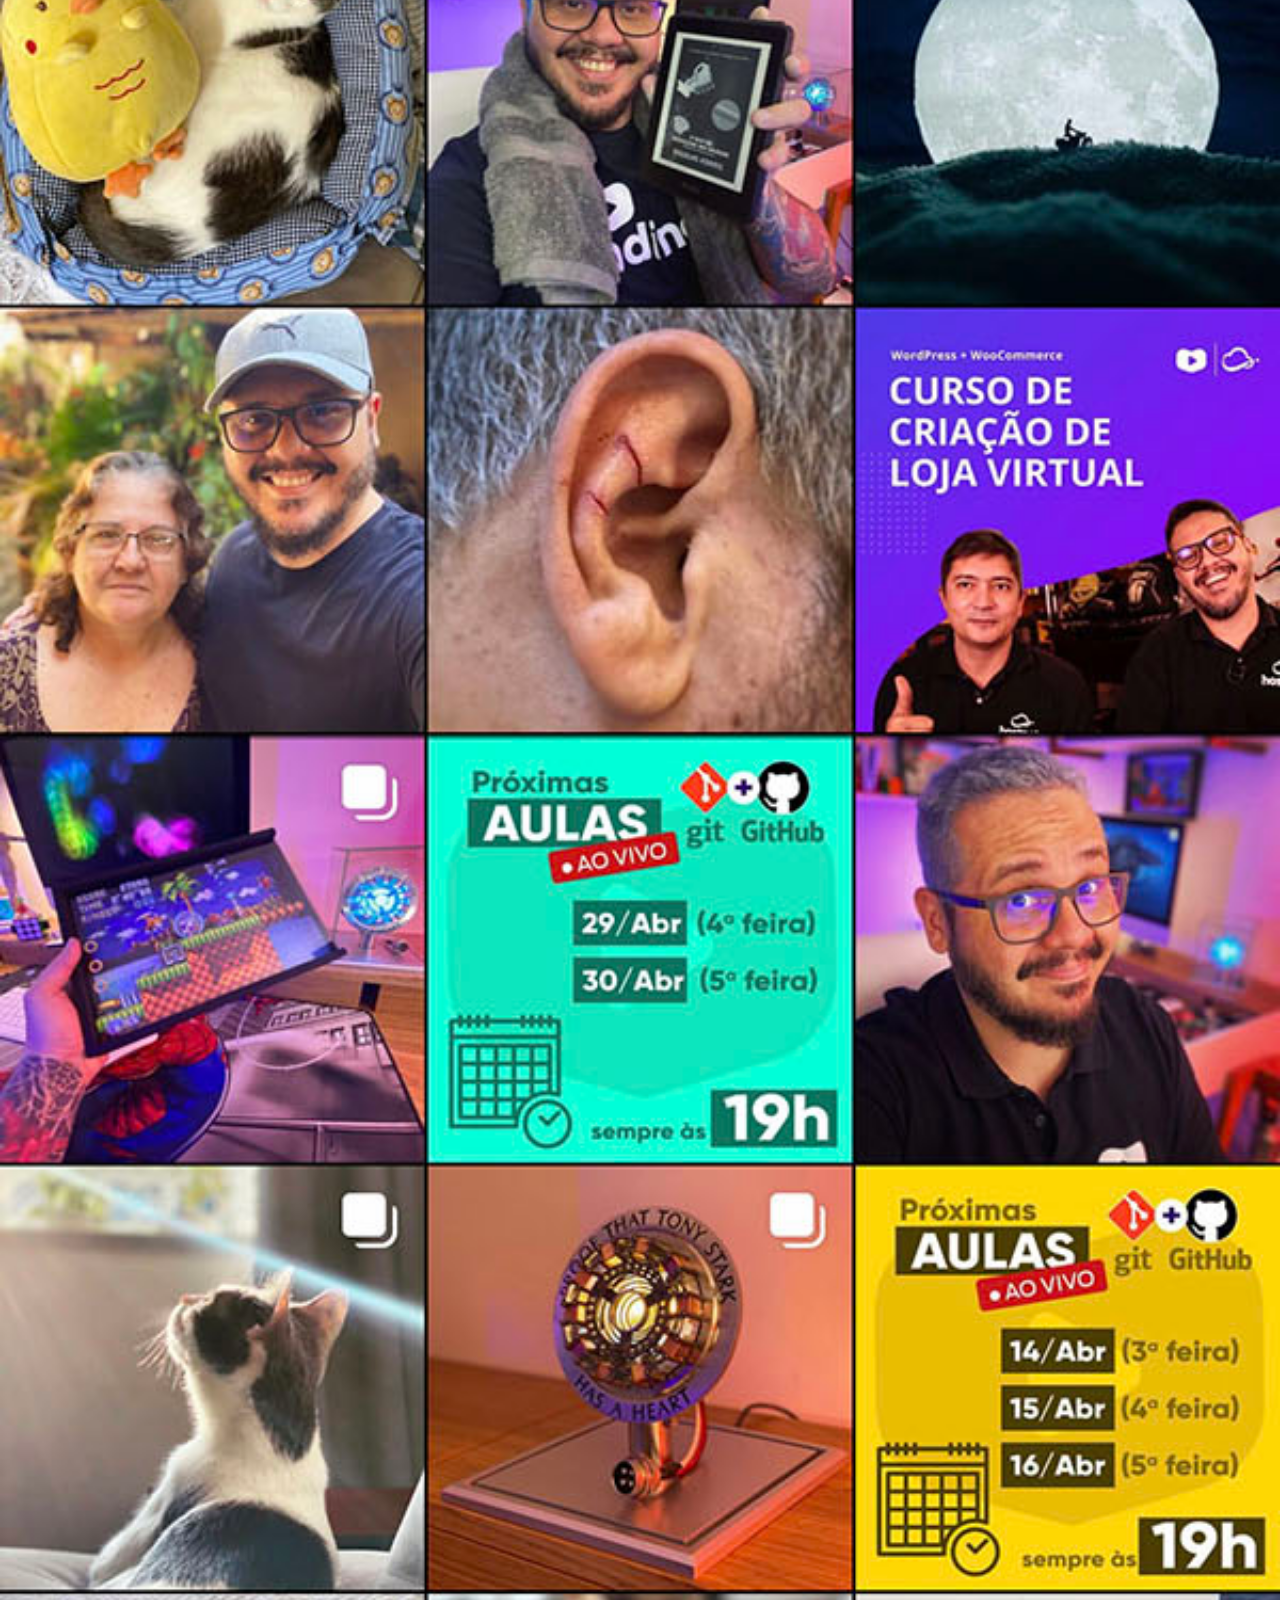
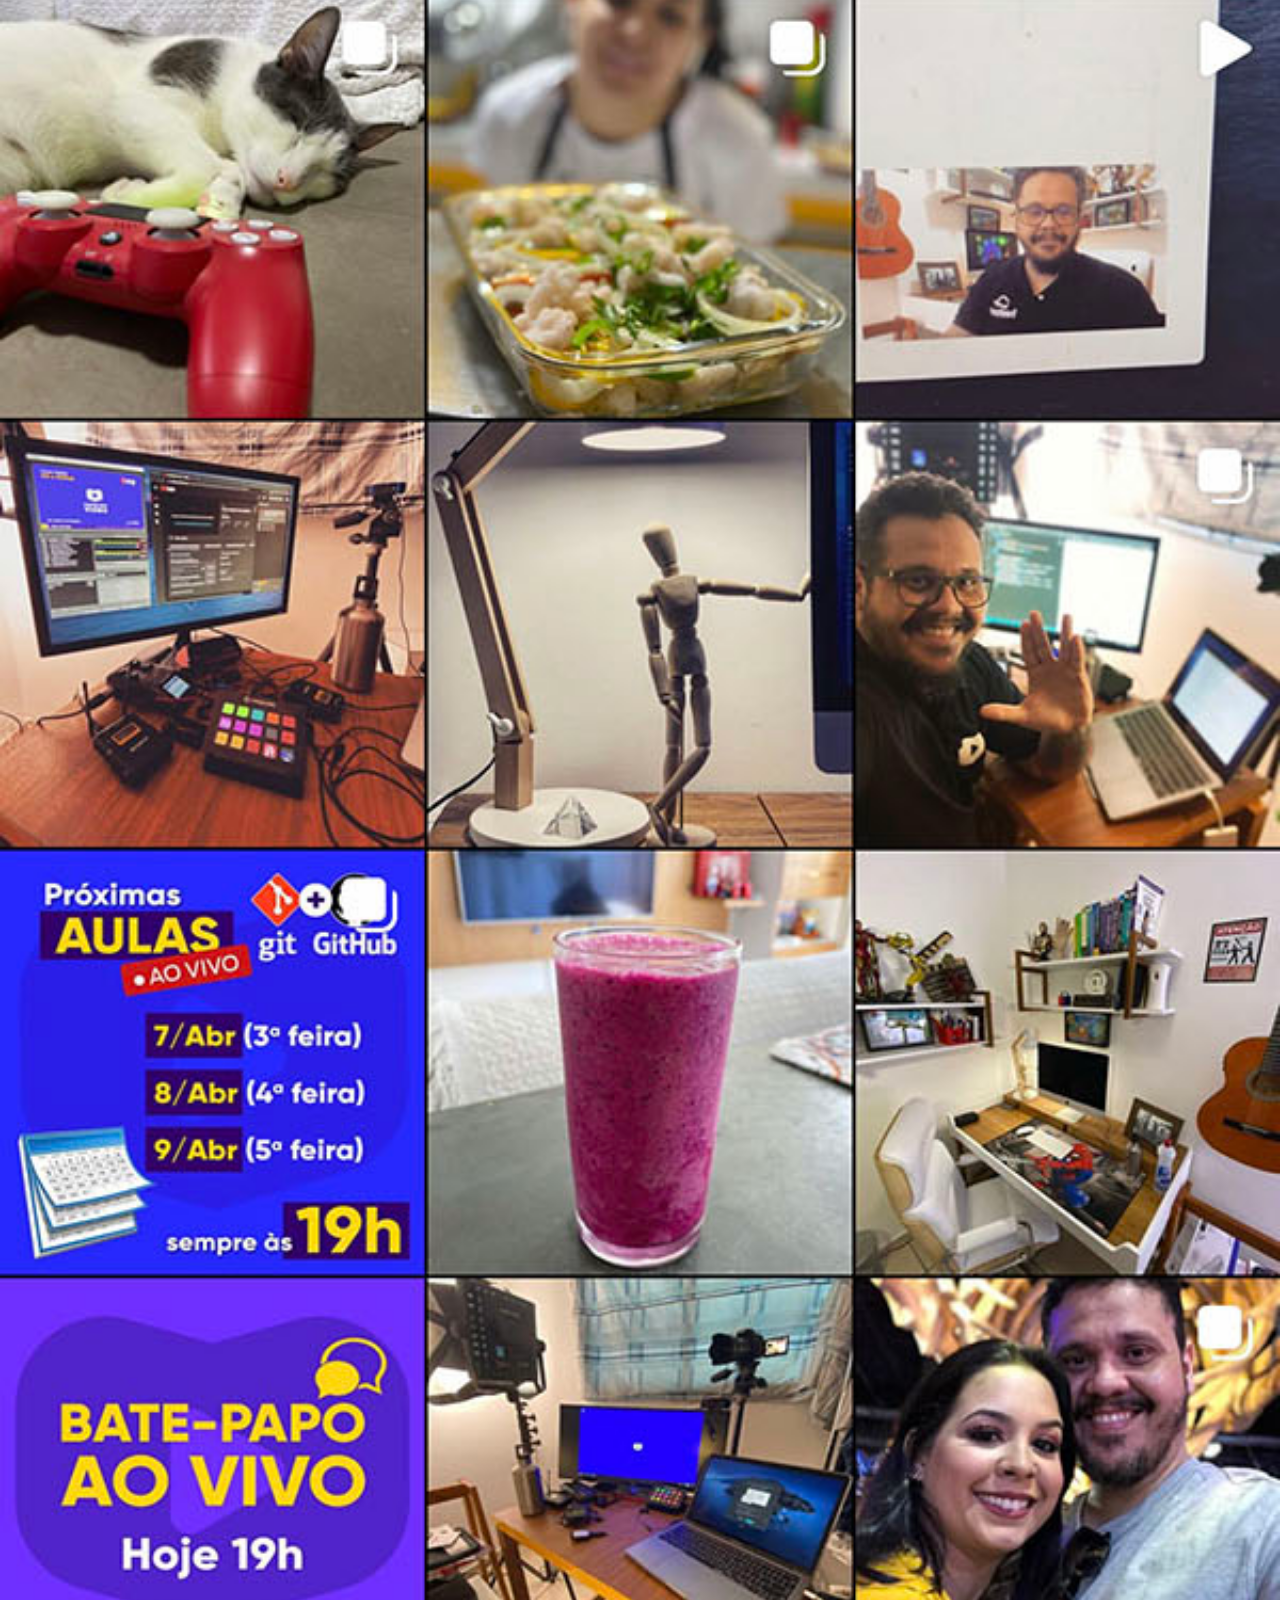
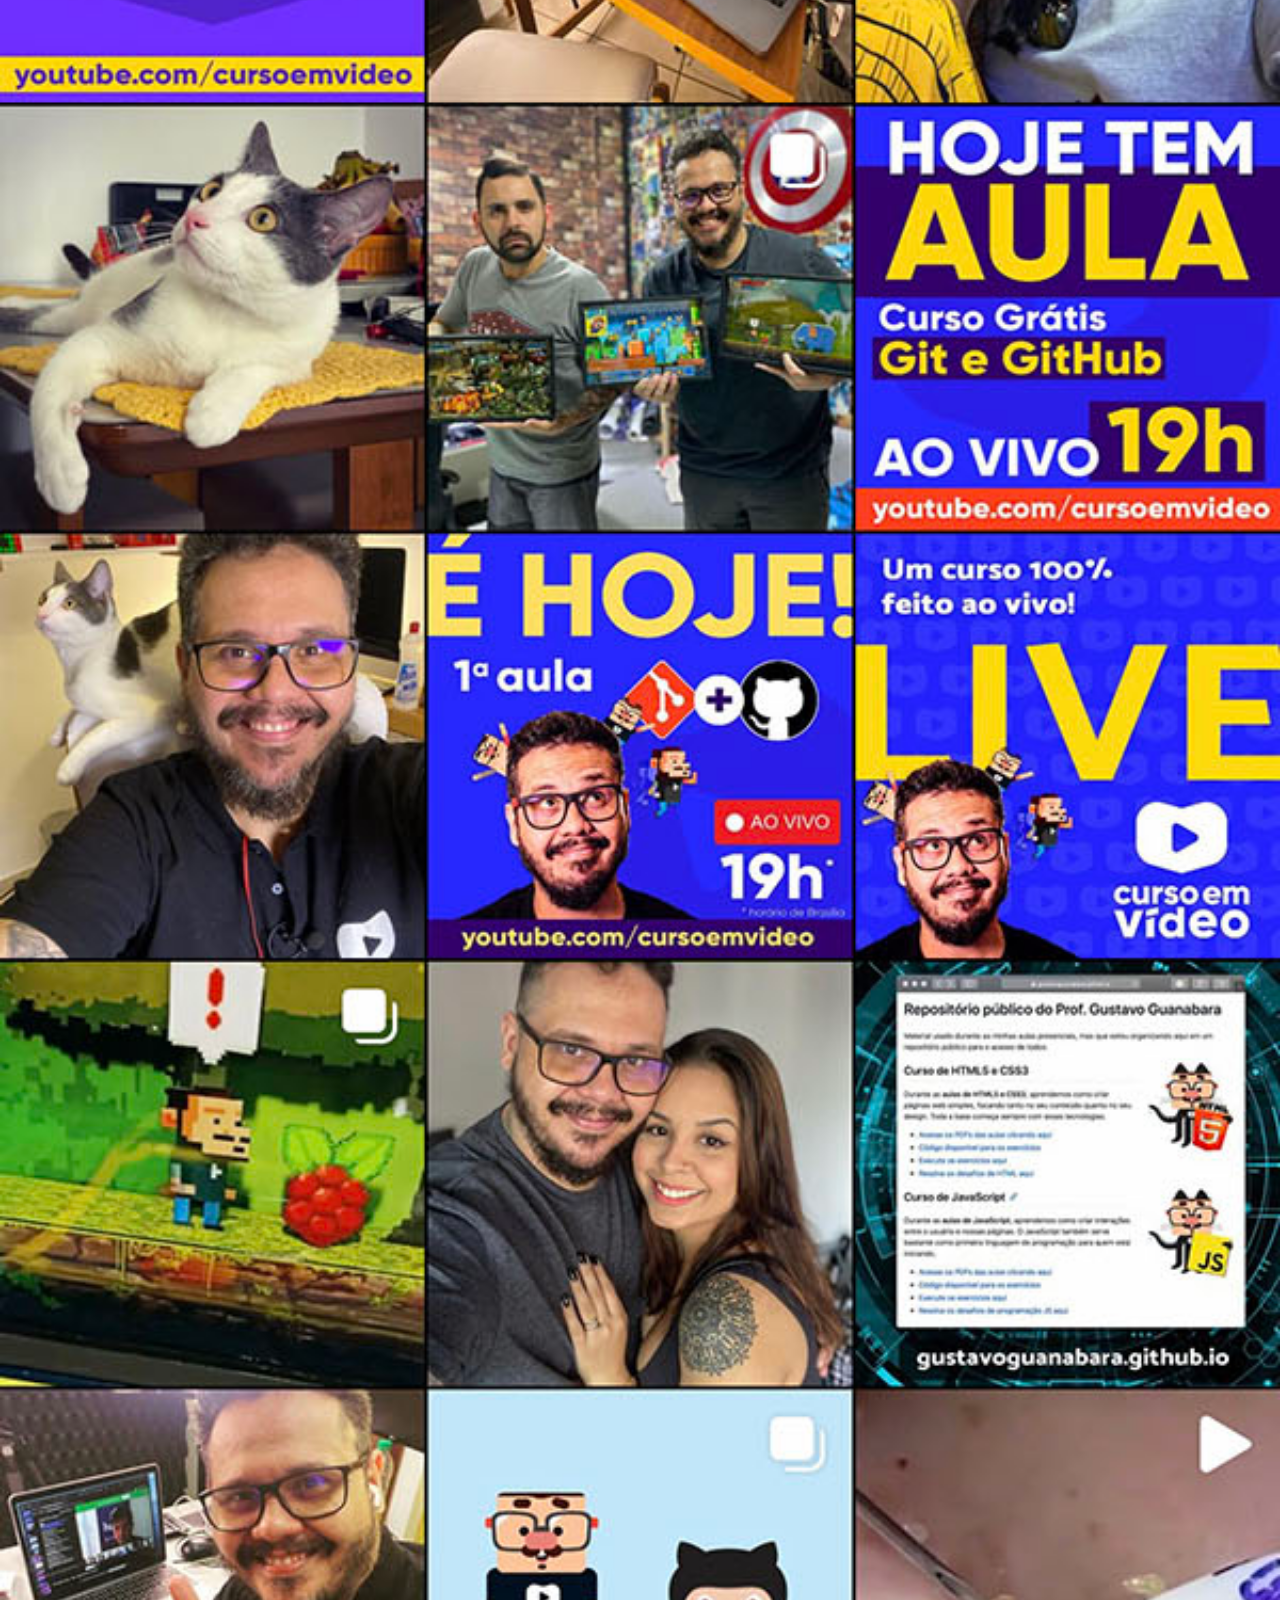
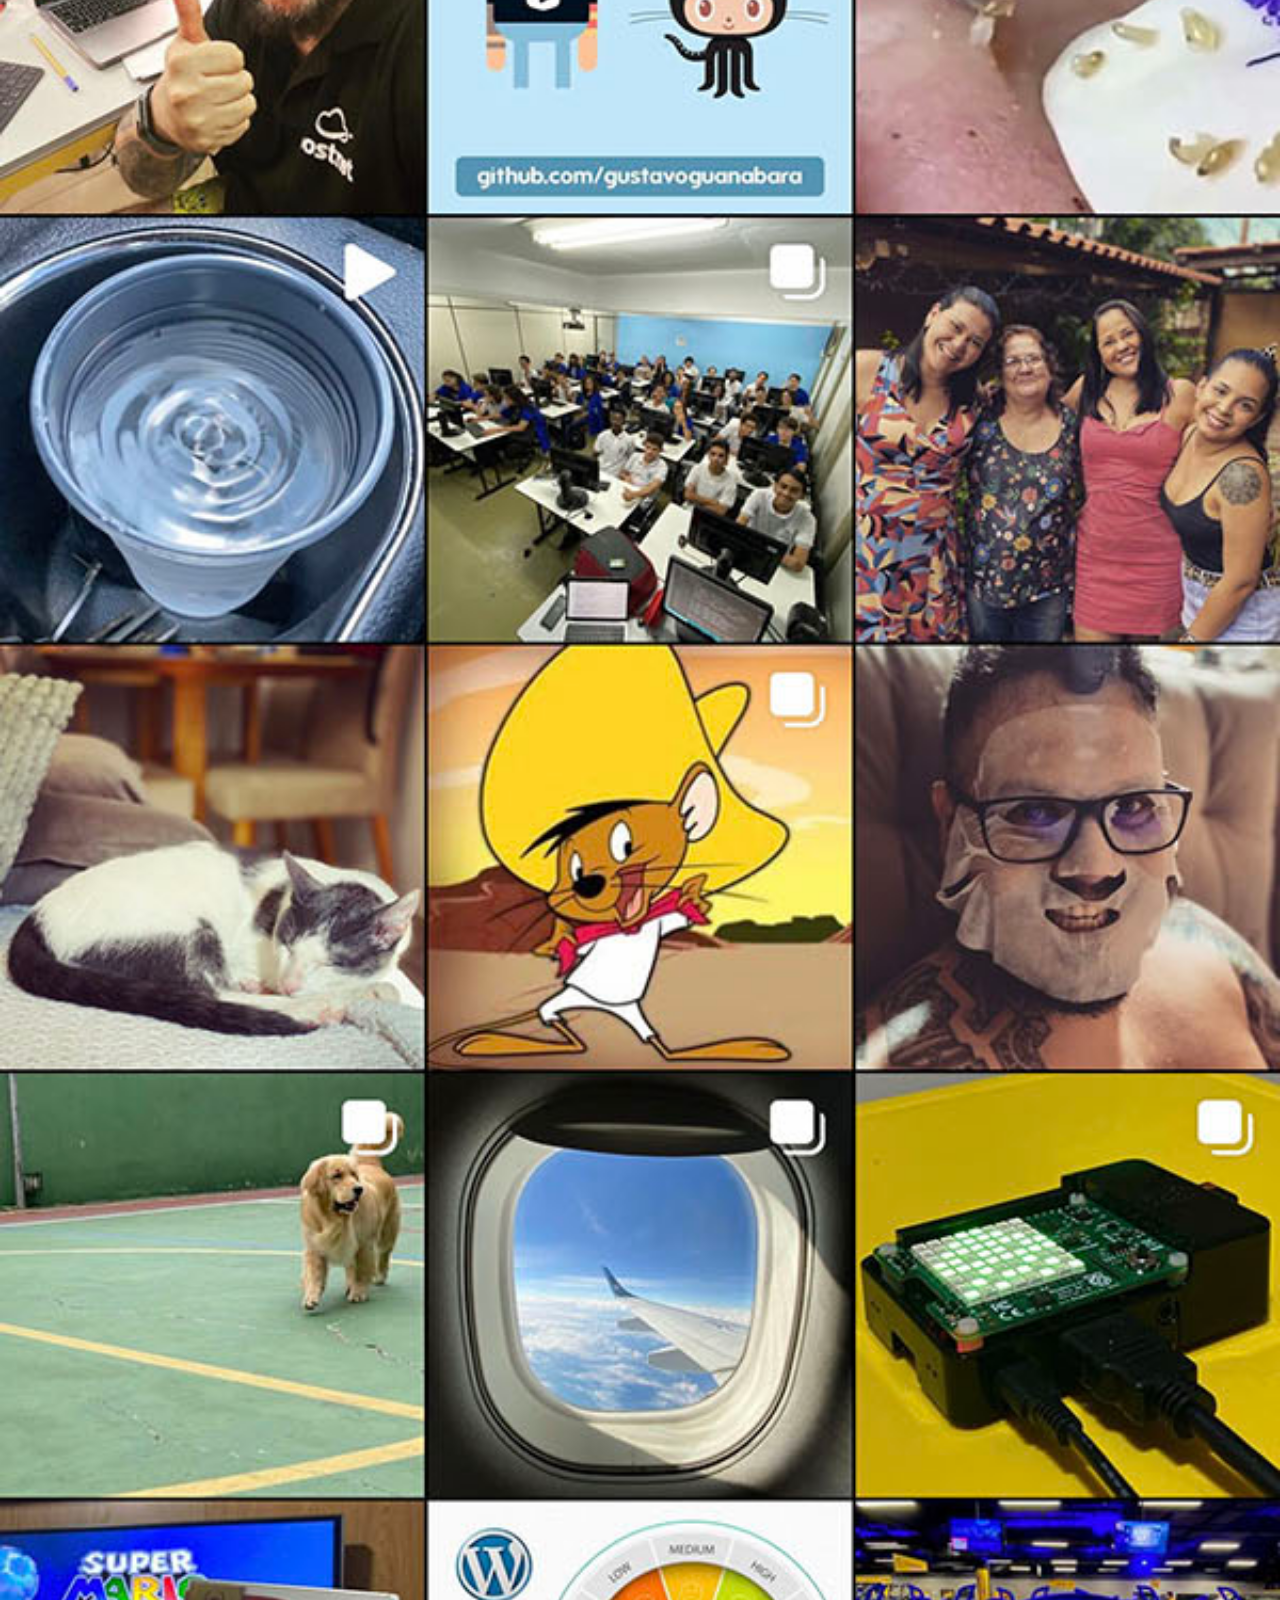
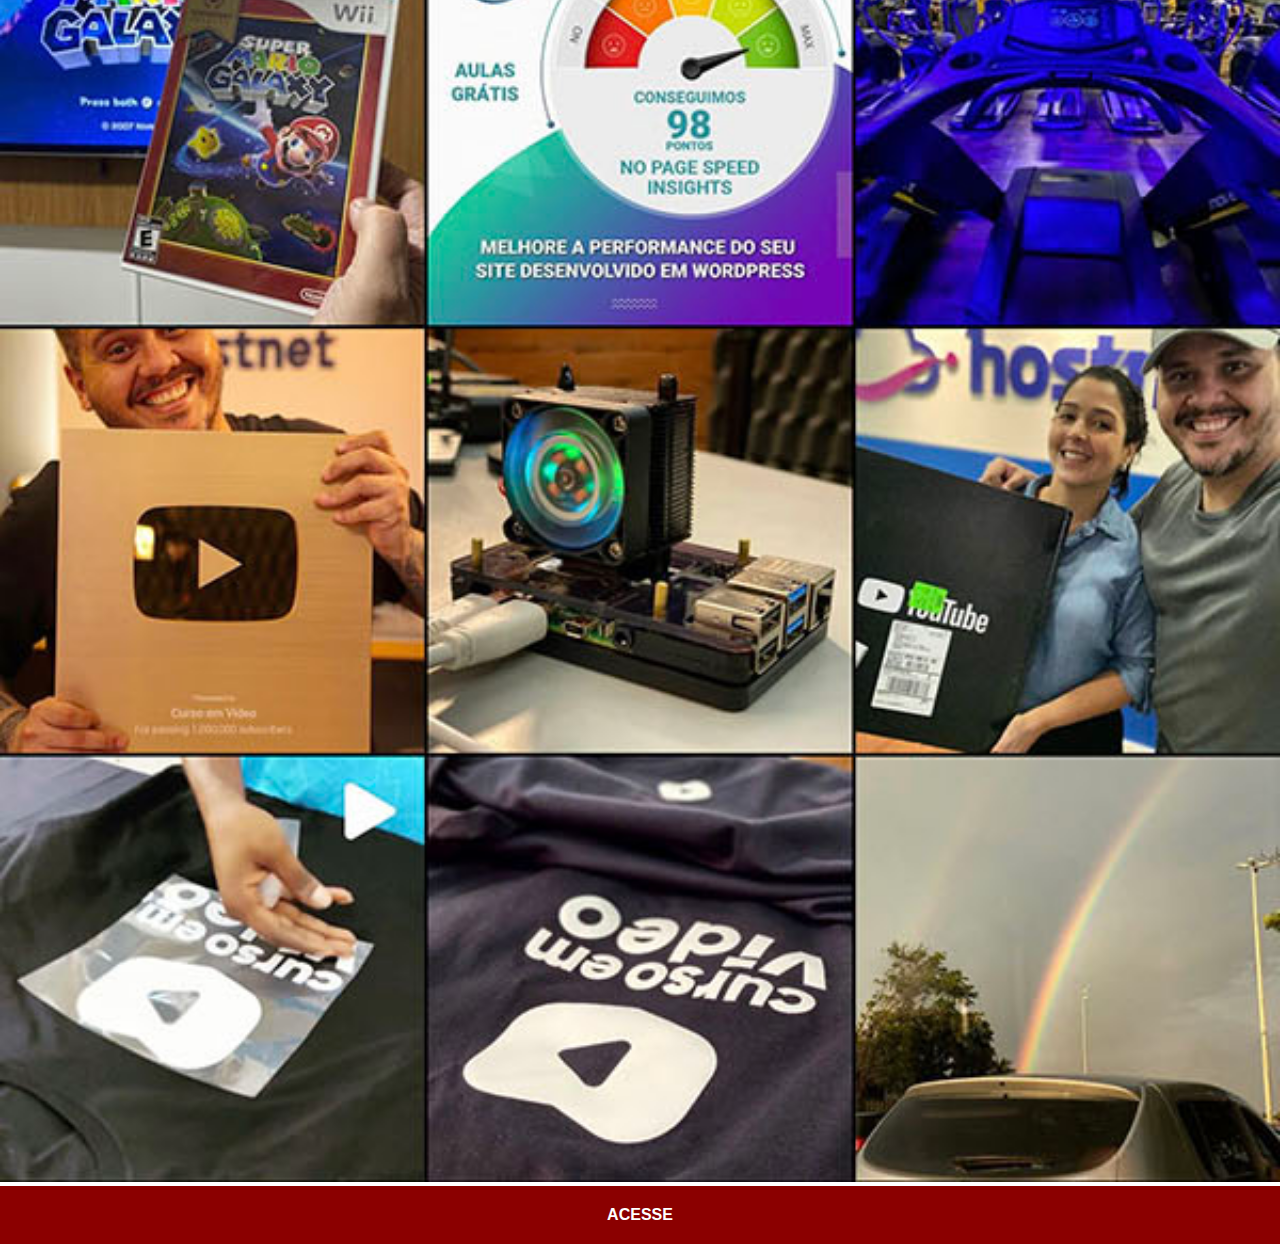
<file: instagram.html>
<!DOCTYPE html>
<html lang="pt-br">
<head>
    <meta charset="UTF-8">
    <meta name="viewport" content="width=device-width, initial-scale=1.0">
    <title>Instagram</title>
    <link rel="stylesheet" href="estilos/social.css">
</head>
<body>
    <img src="imagens/tela-instagram.jpg" alt="Instagram">
    <a href="https://www.instagram.com/gustavoguanabara/" target="_blank">ACESSE</a>
</body>
</html>
</file>
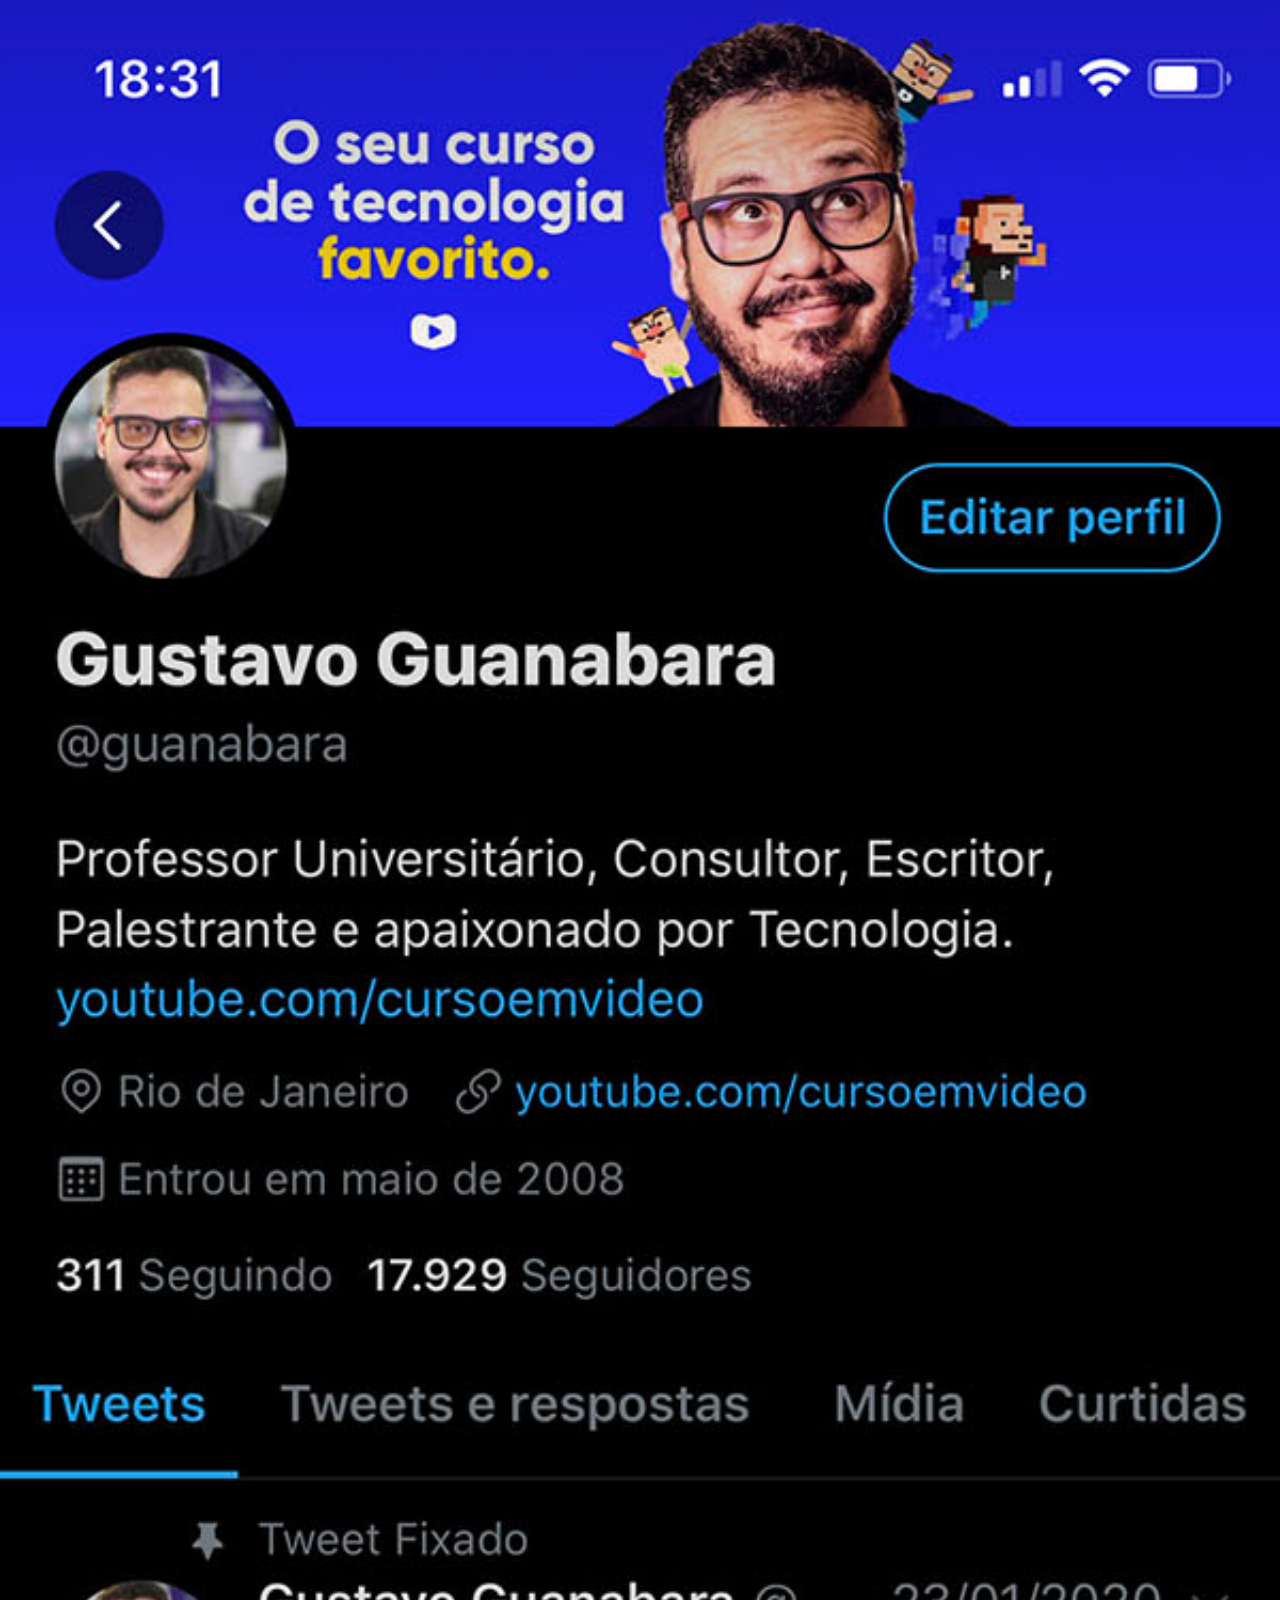
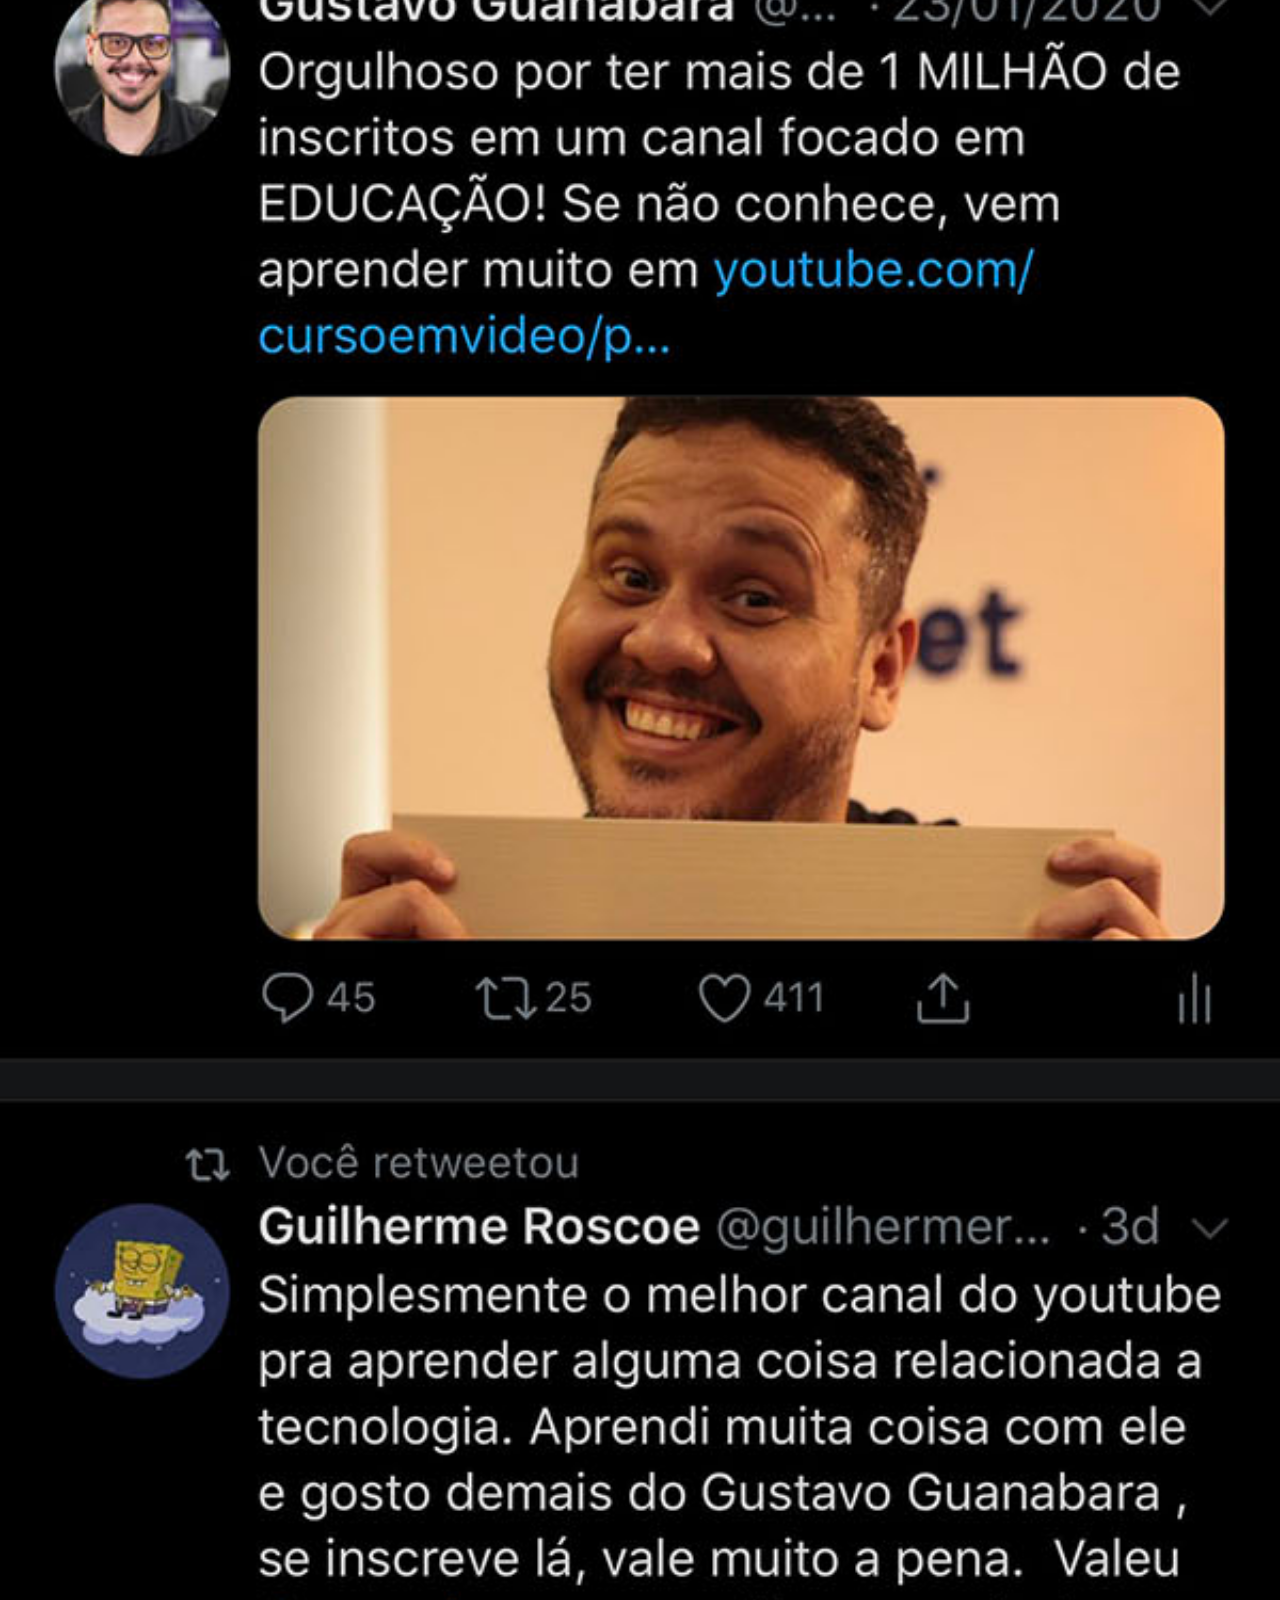
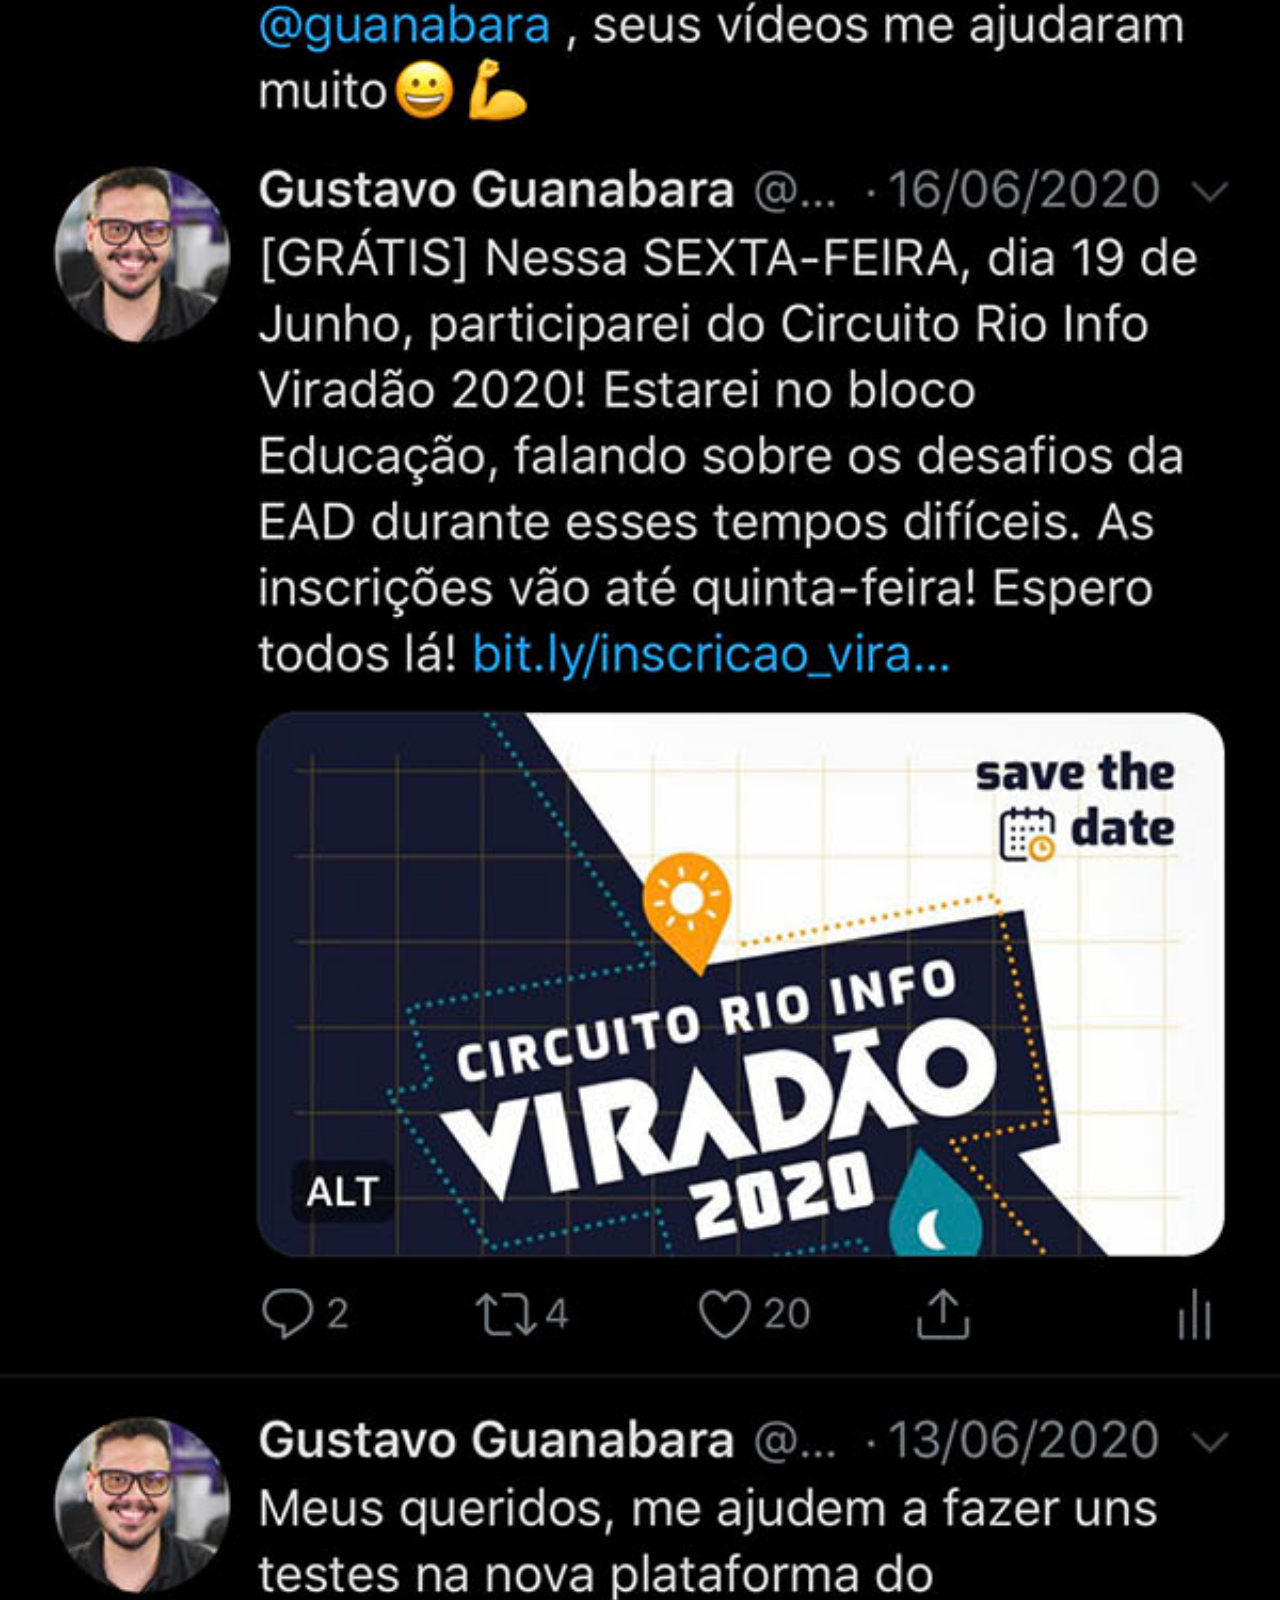
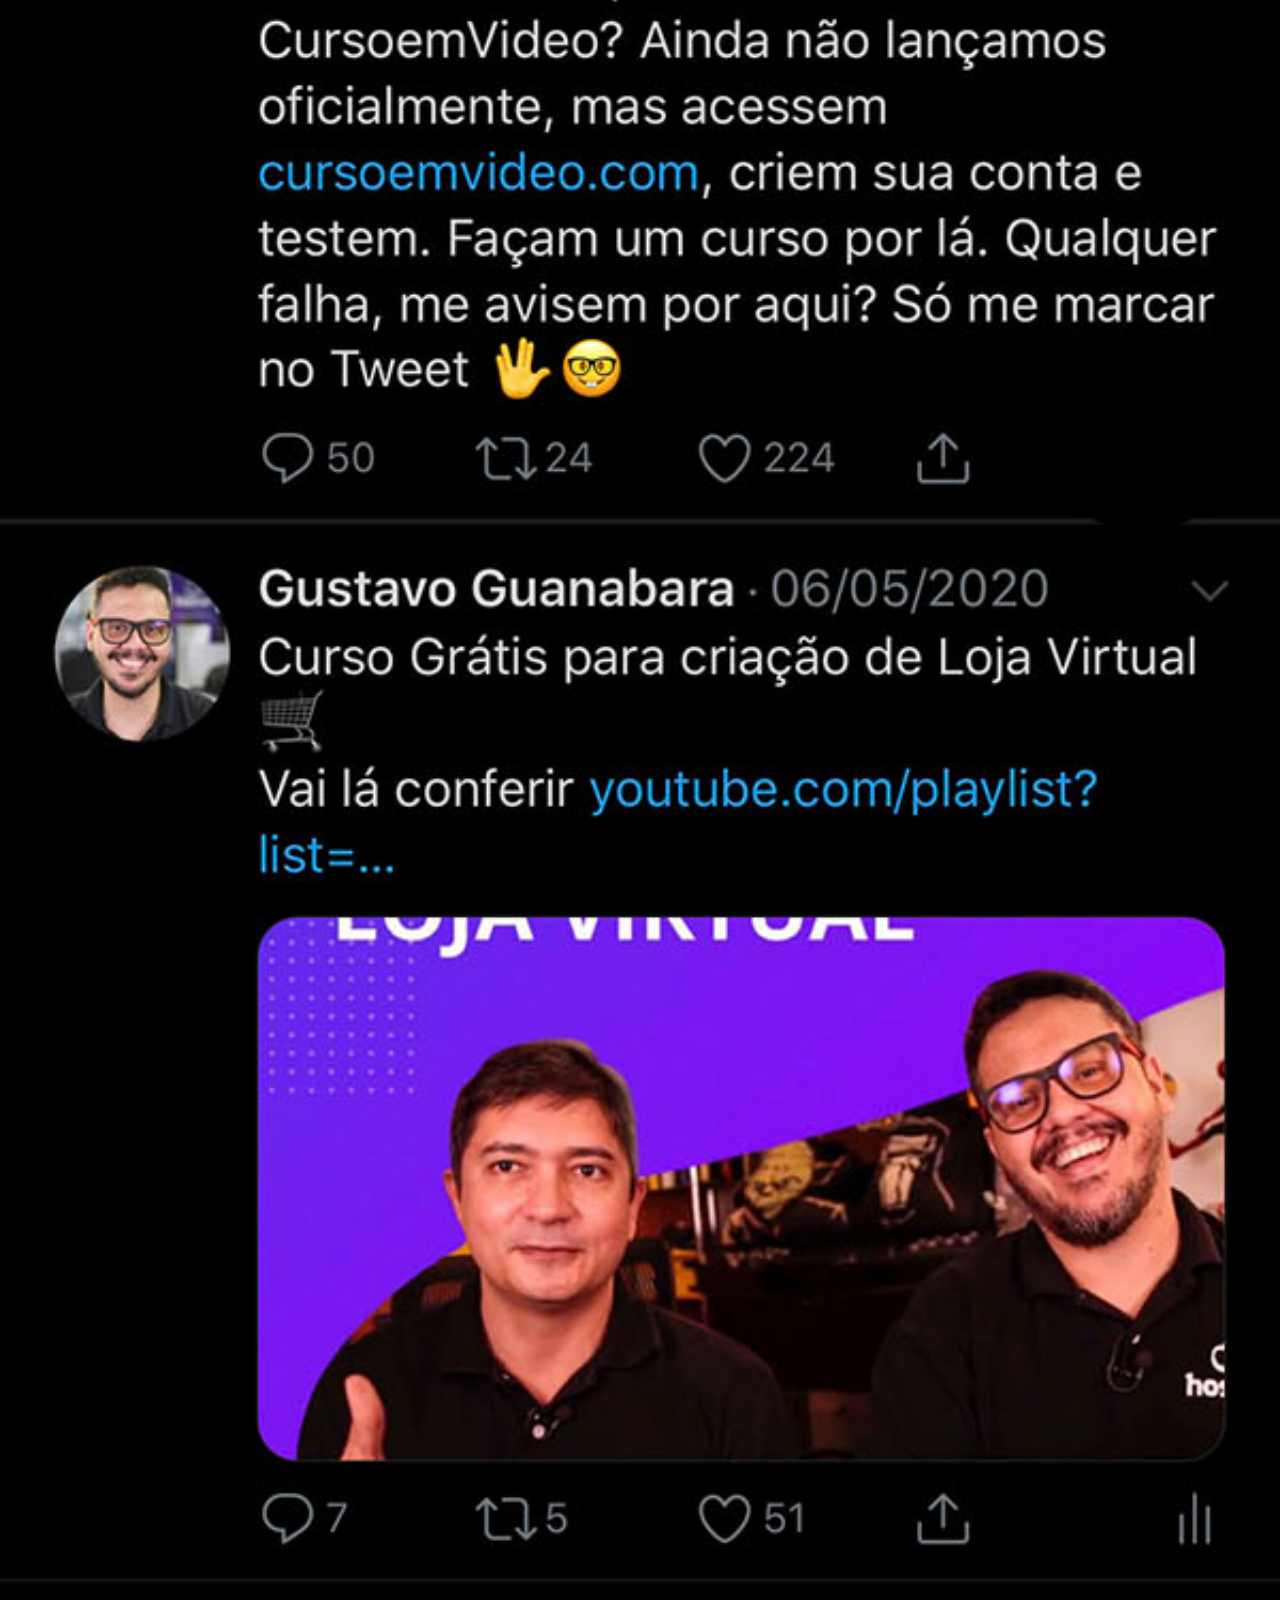
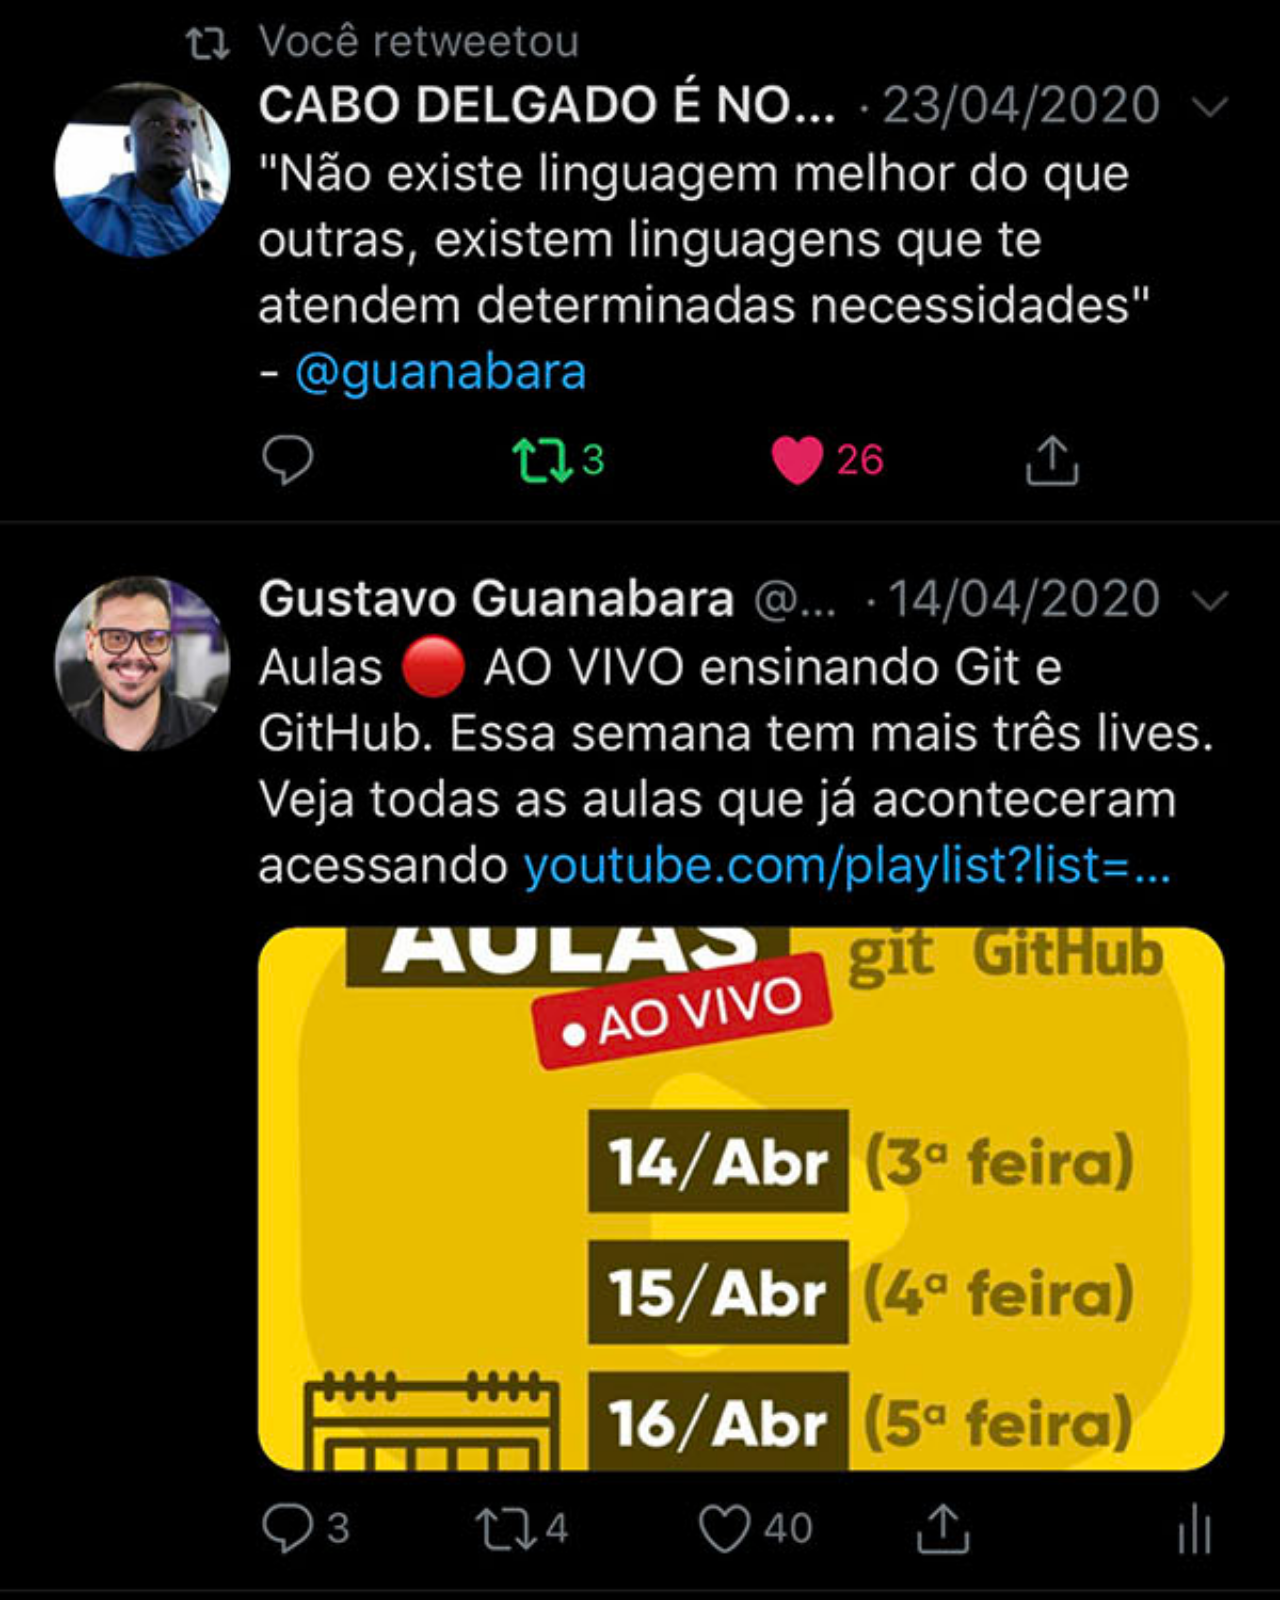
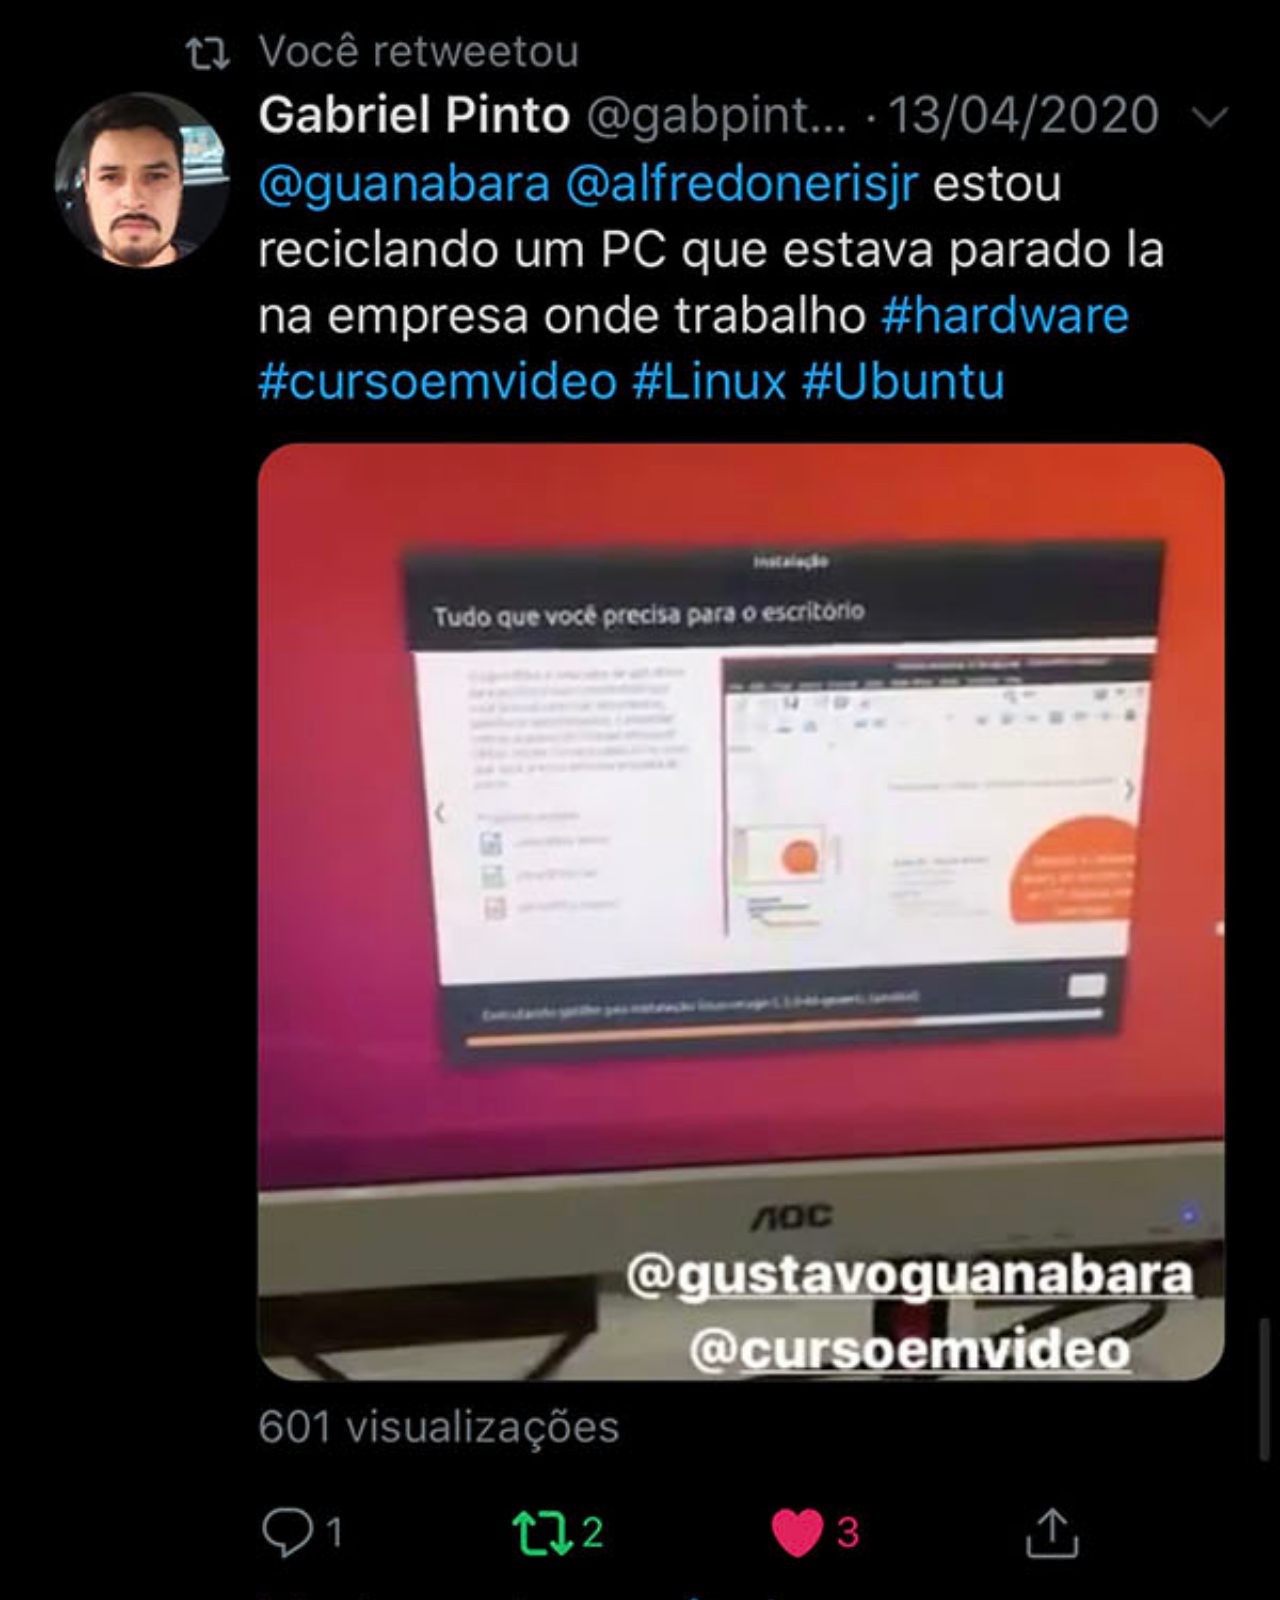
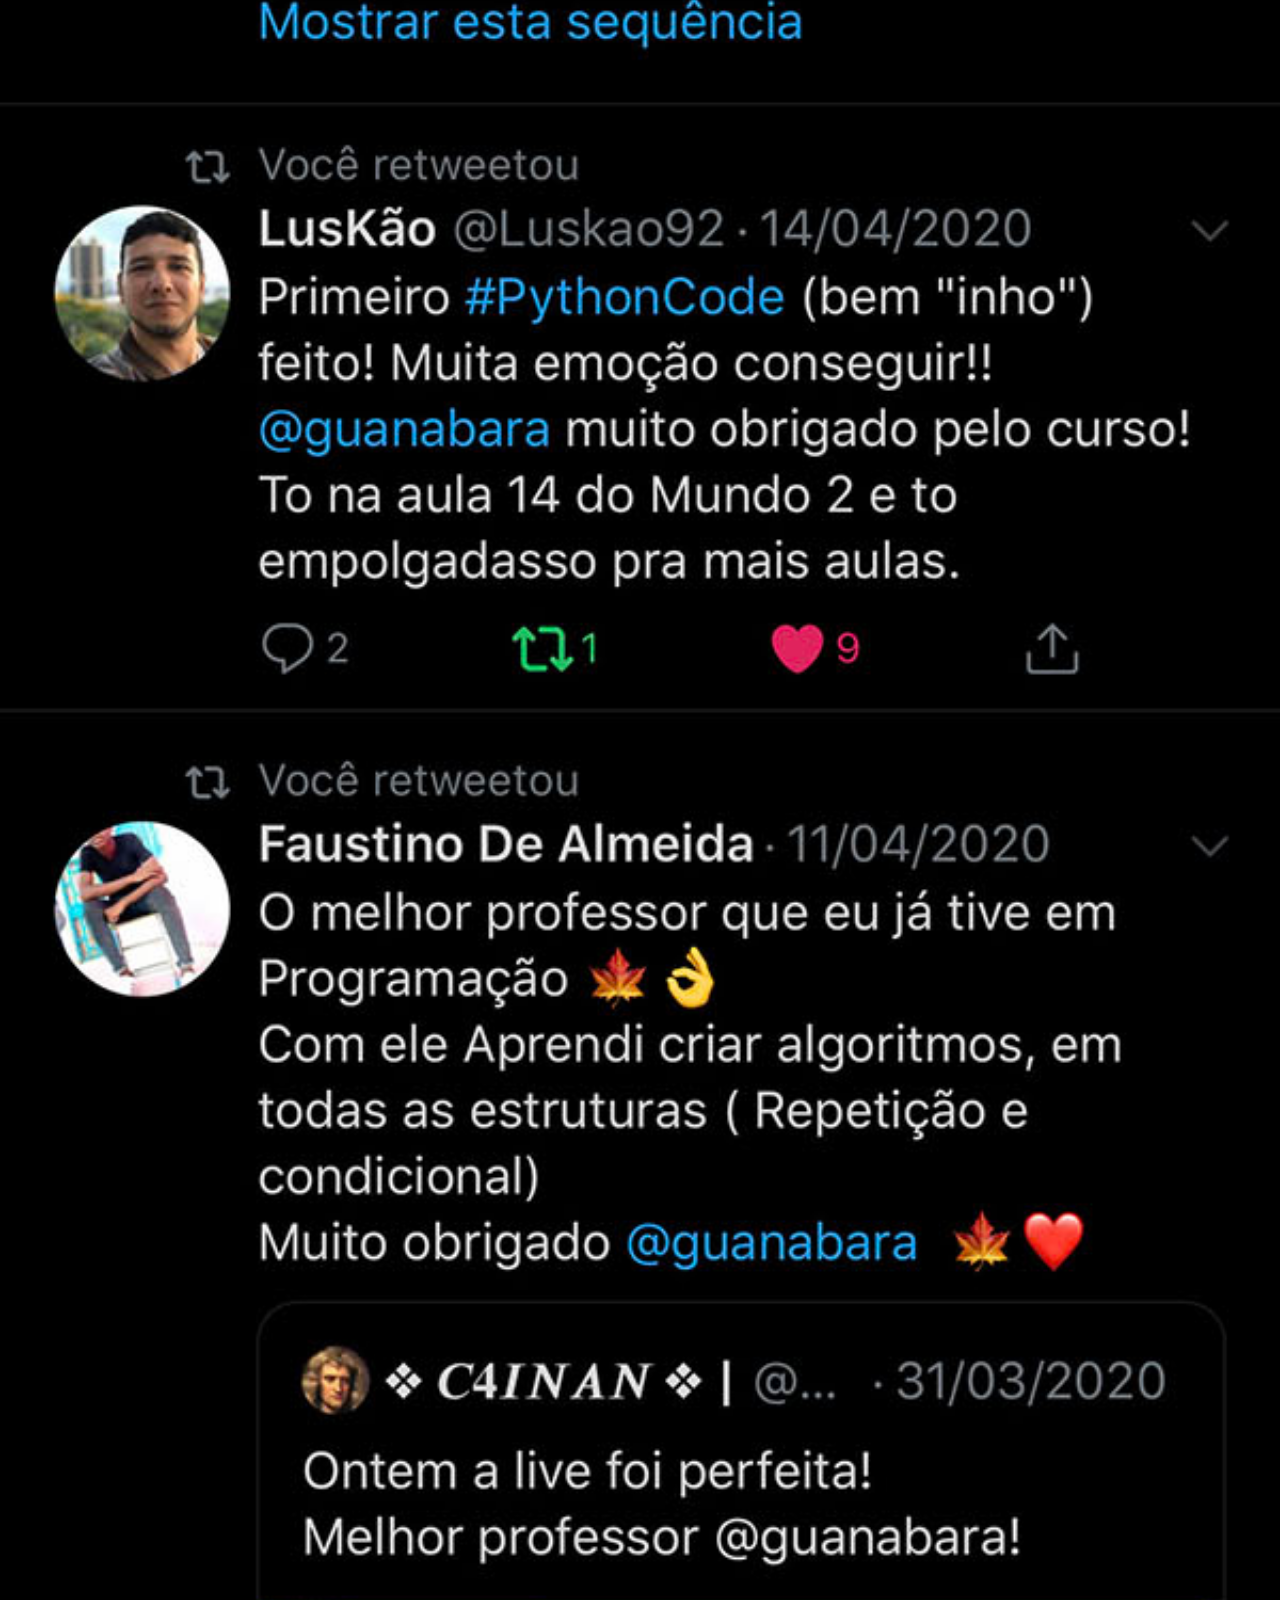
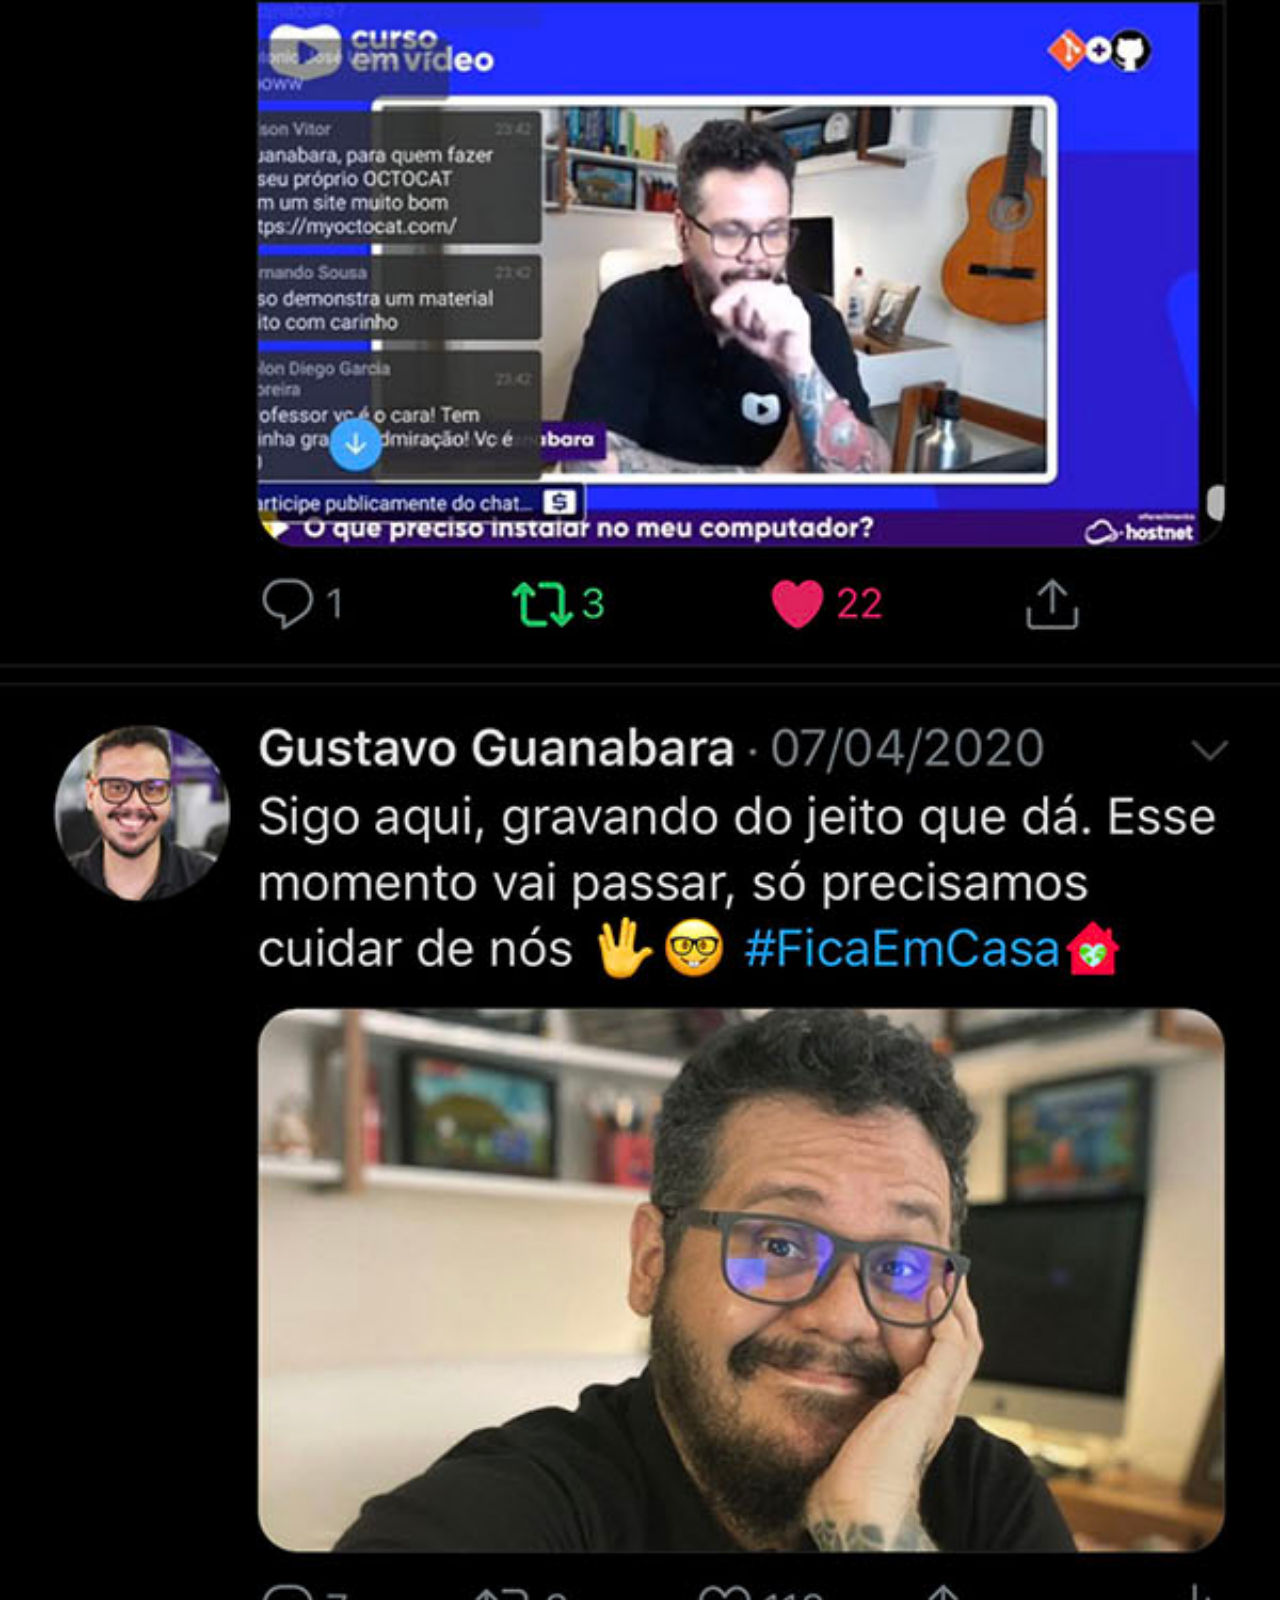
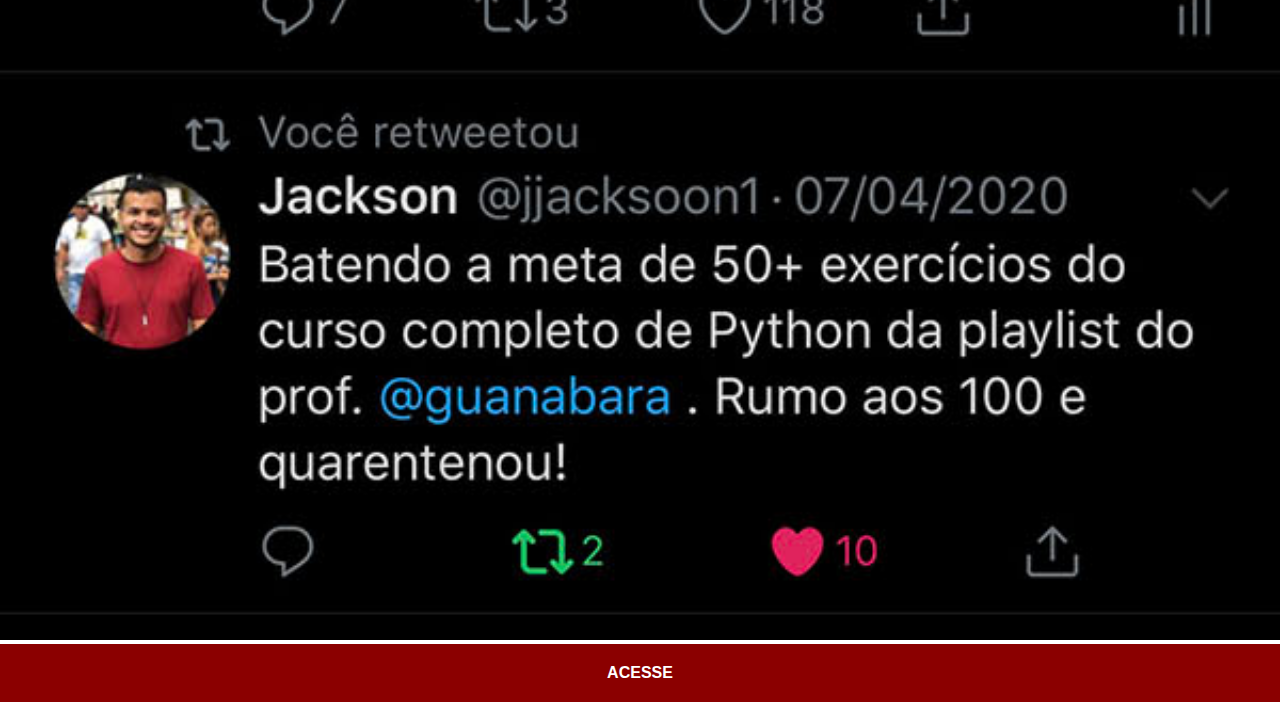
<file: twitter.html>
<!DOCTYPE html>
<html lang="pt-br">
<head>
    <meta charset="UTF-8">
    <meta name="viewport" content="width=device-width, initial-scale=1.0">
    <title>Twitter</title>
    <link rel="stylesheet" href="estilos/social.css">
</head>
<body>
    <img src="imagens/tela-twitter.jpg" alt="Twitter">
    <a href="https://www.twitter.com/guanabara" target="_blank">ACESSE</a>
</body>
</html>
</file>
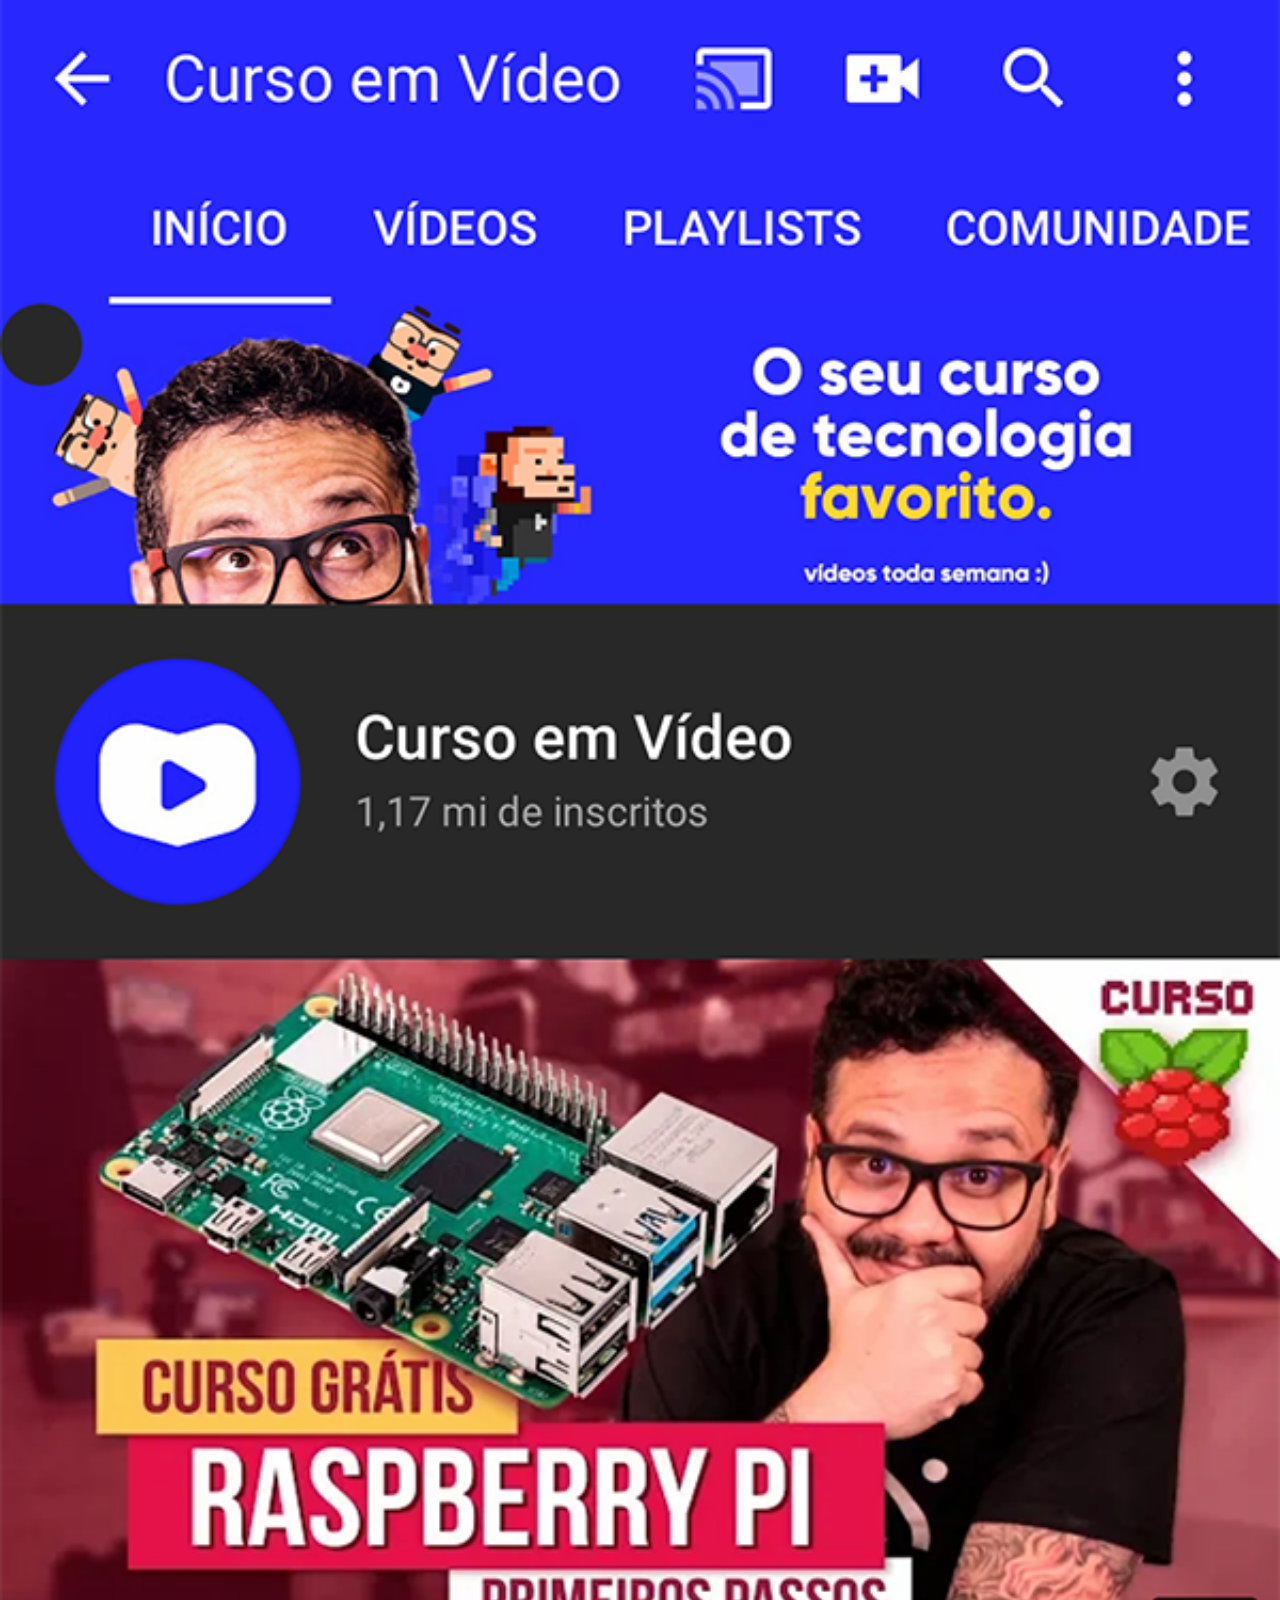
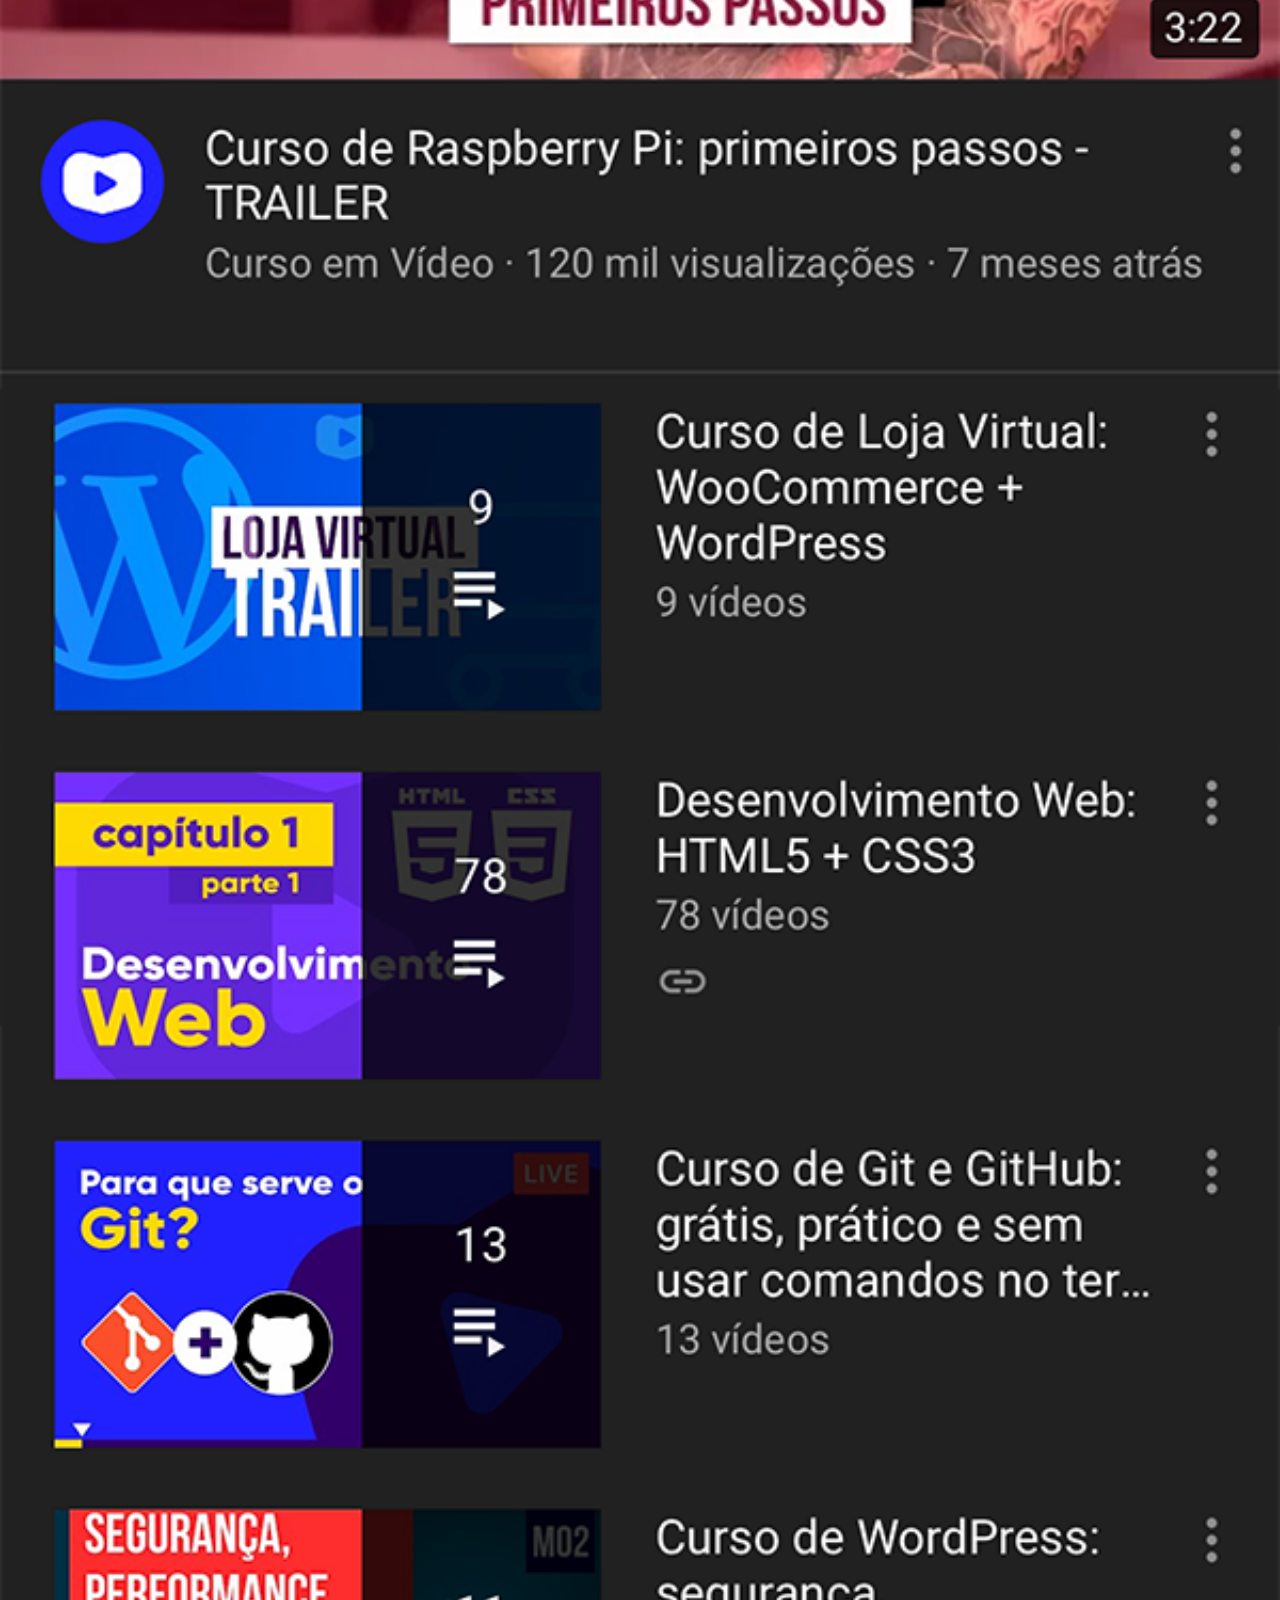
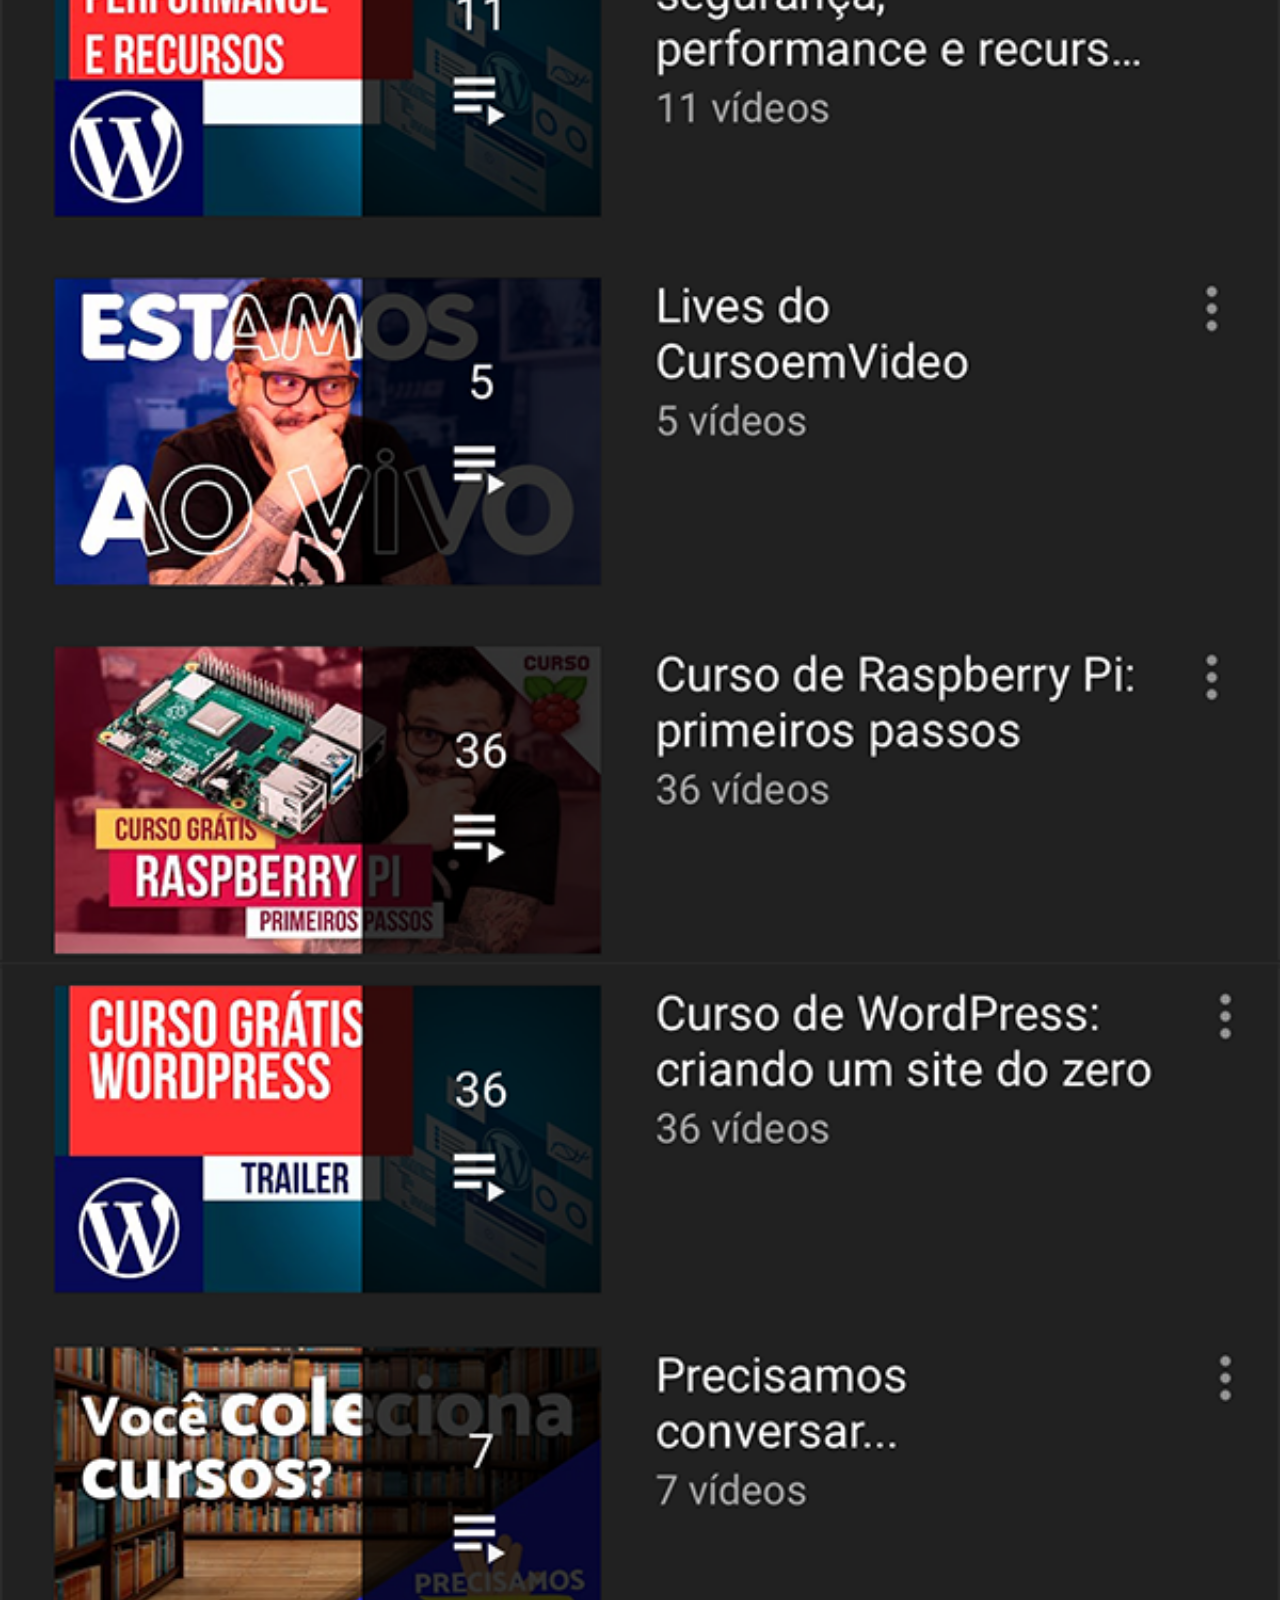
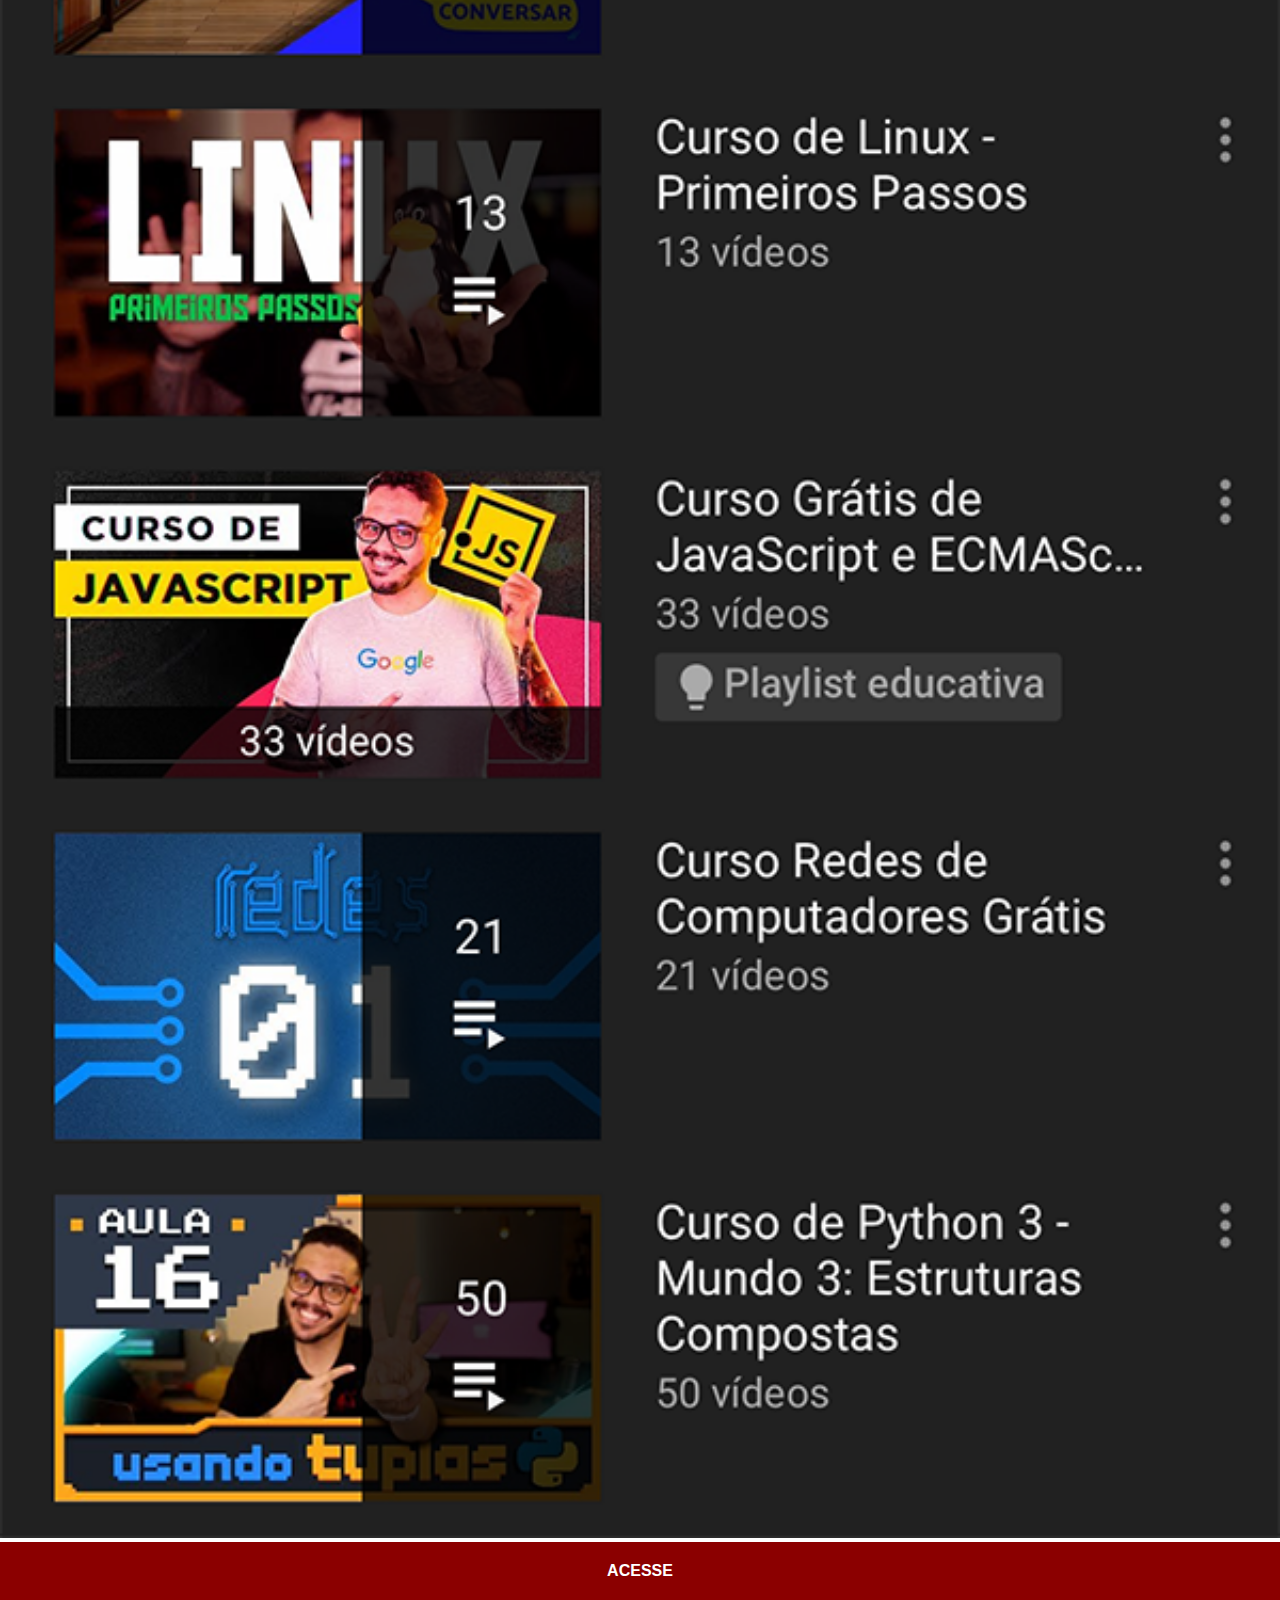
<file: youtube.html>
<!DOCTYPE html>
<html lang="pt-br">
<head>
    <meta charset="UTF-8">
    <meta name="viewport" content="width=device-width, initial-scale=1.0">
    <title>Youtube</title>
 <link rel="stylesheet" href="estilos/social.css">
</head>
<body>
    <img src="imagens/tela-youtube.png" alt="Youtube">
    <a href="https://www.youtube.com/@CursoemVideo/playlists" target="_blank">ACESSE</a>
</body>
</html>
</file>
<file: estilos/style.css>
@charset "UTF-8";

* {
    margin: 0px;
    padding: 0px;
    font-family: Arial, Helvetica, sans-serif;
}

html, body {
    height: 100vh;
    width: 100vw;
    background-color: black;
}

body {
    background: url('../imagens/fundo-madeira.jpg') no-repeat top center;
    background-size: cover;
    background-attachment: fixed;
}

main {
    height: 100vh;
    position: relative;
}

section#telefone {
    position: absolute;
    top: 50%;
    left: 50%;  
    transform: translate(-50%, -50%);

    height: 627px;
    width: 311px;
    background: url('../imagens/frame-iphone.png') no-repeat;
}

iframe#tela {
    position: relative;
    top: 80px;
    left: 22px;
    width: 267px;
    height: 471px;
}

section#redes-sociais {
    text-align: right;
}

section#redes-sociais img {
    width: 50px;
    margin: 10px;
    border-radius: 50%;
    box-shadow: 2px 2px 5px rgba(0, 0, 0, 0.400);
    box-sizing: border-box;
}

section#redes-sociais img:hover {
    border: 2px solid rgba(255, 255, 255, 0.637);
    transform: translate(-3px, -3px);
    box-shadow: 5px 5px 10px rgba(0, 0, 0, 0.623);
    transition: transform 0.3s, border 1s;
}
</file>
<file: estilos/social.css>
@charset "UTF-8";

* {
    margin: 0px;
    padding: 0px;
    font-family: Arial, Helvetica, sans-serif;
}

::-webkit-scrollbar {
    width: 0px;
    height: 0px;
}

img {
    width: 100vw;
}

a {
    display: block;
    background-color: darkred;
    color: white;
    padding: 20px;
    text-align: center;
    font-weight: bolder;
    text-decoration: none;

}

a:hover {
    background-color: red;
}
</file>
